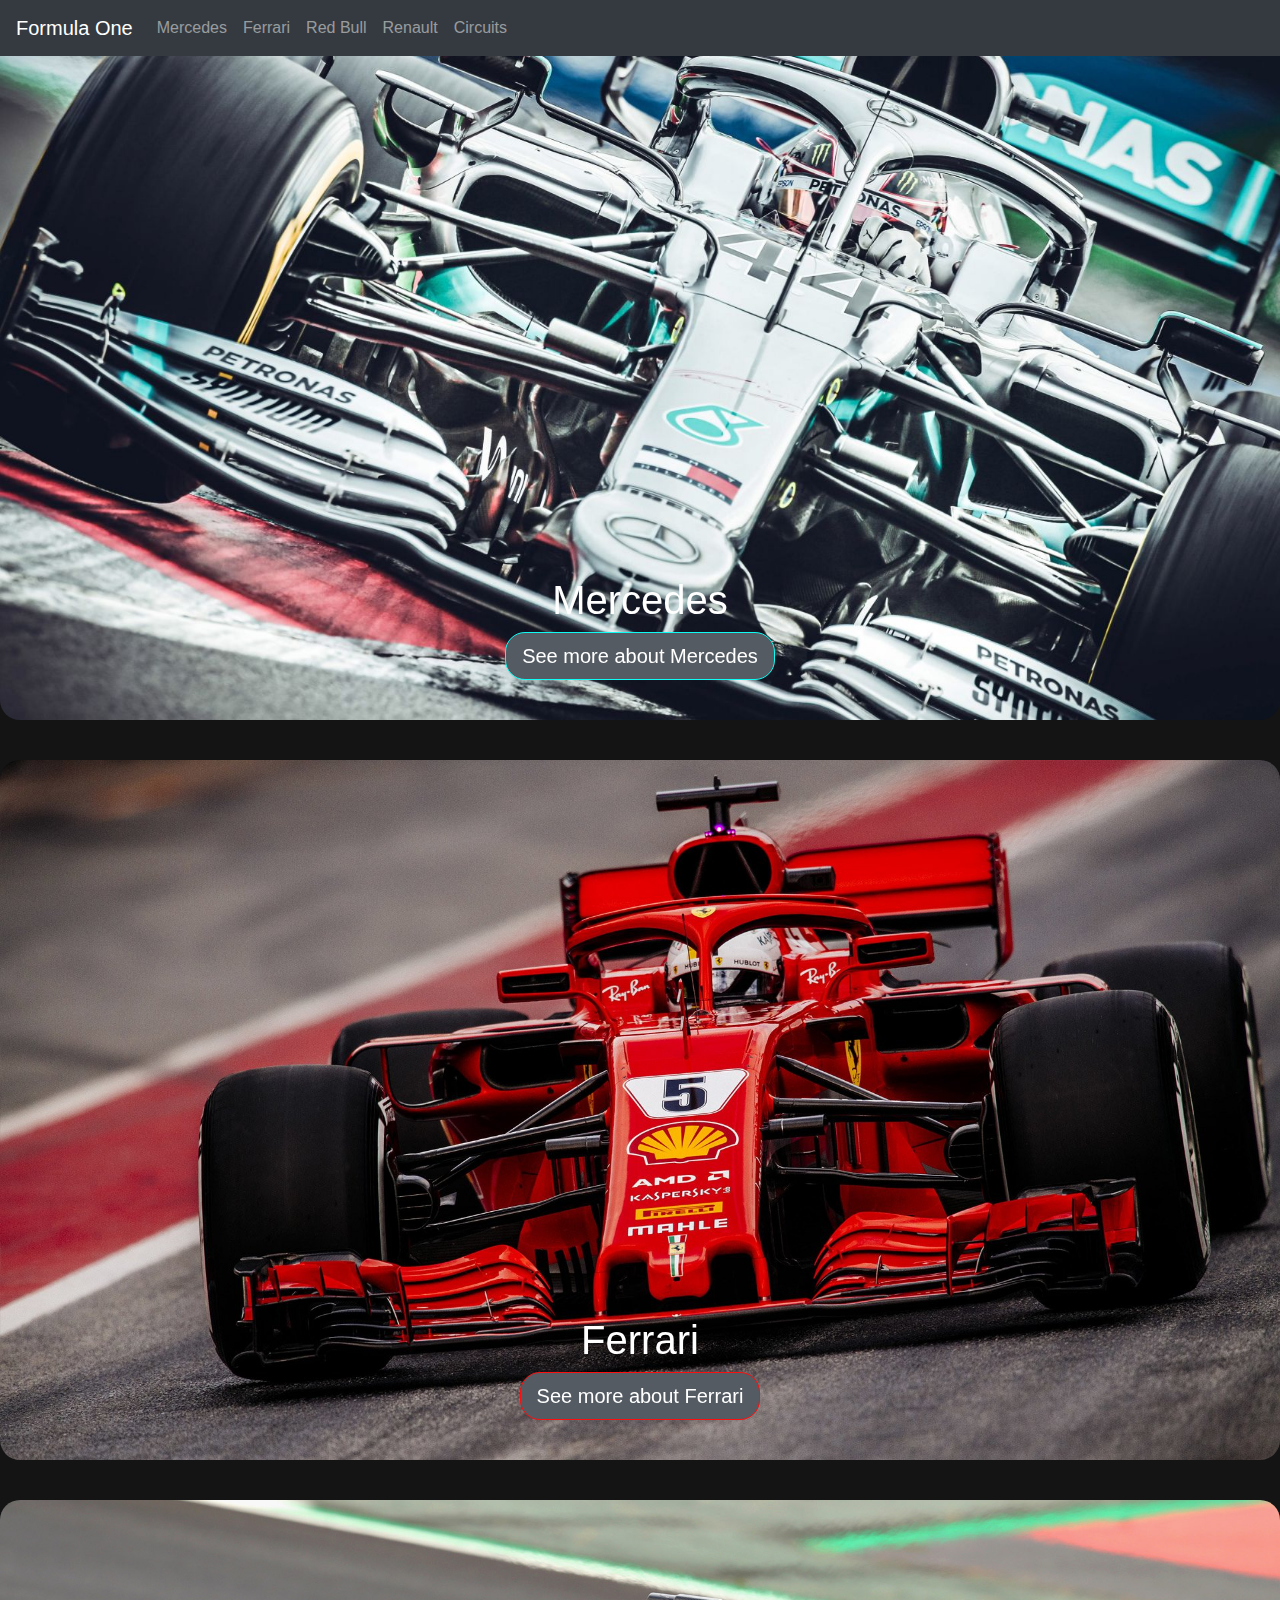
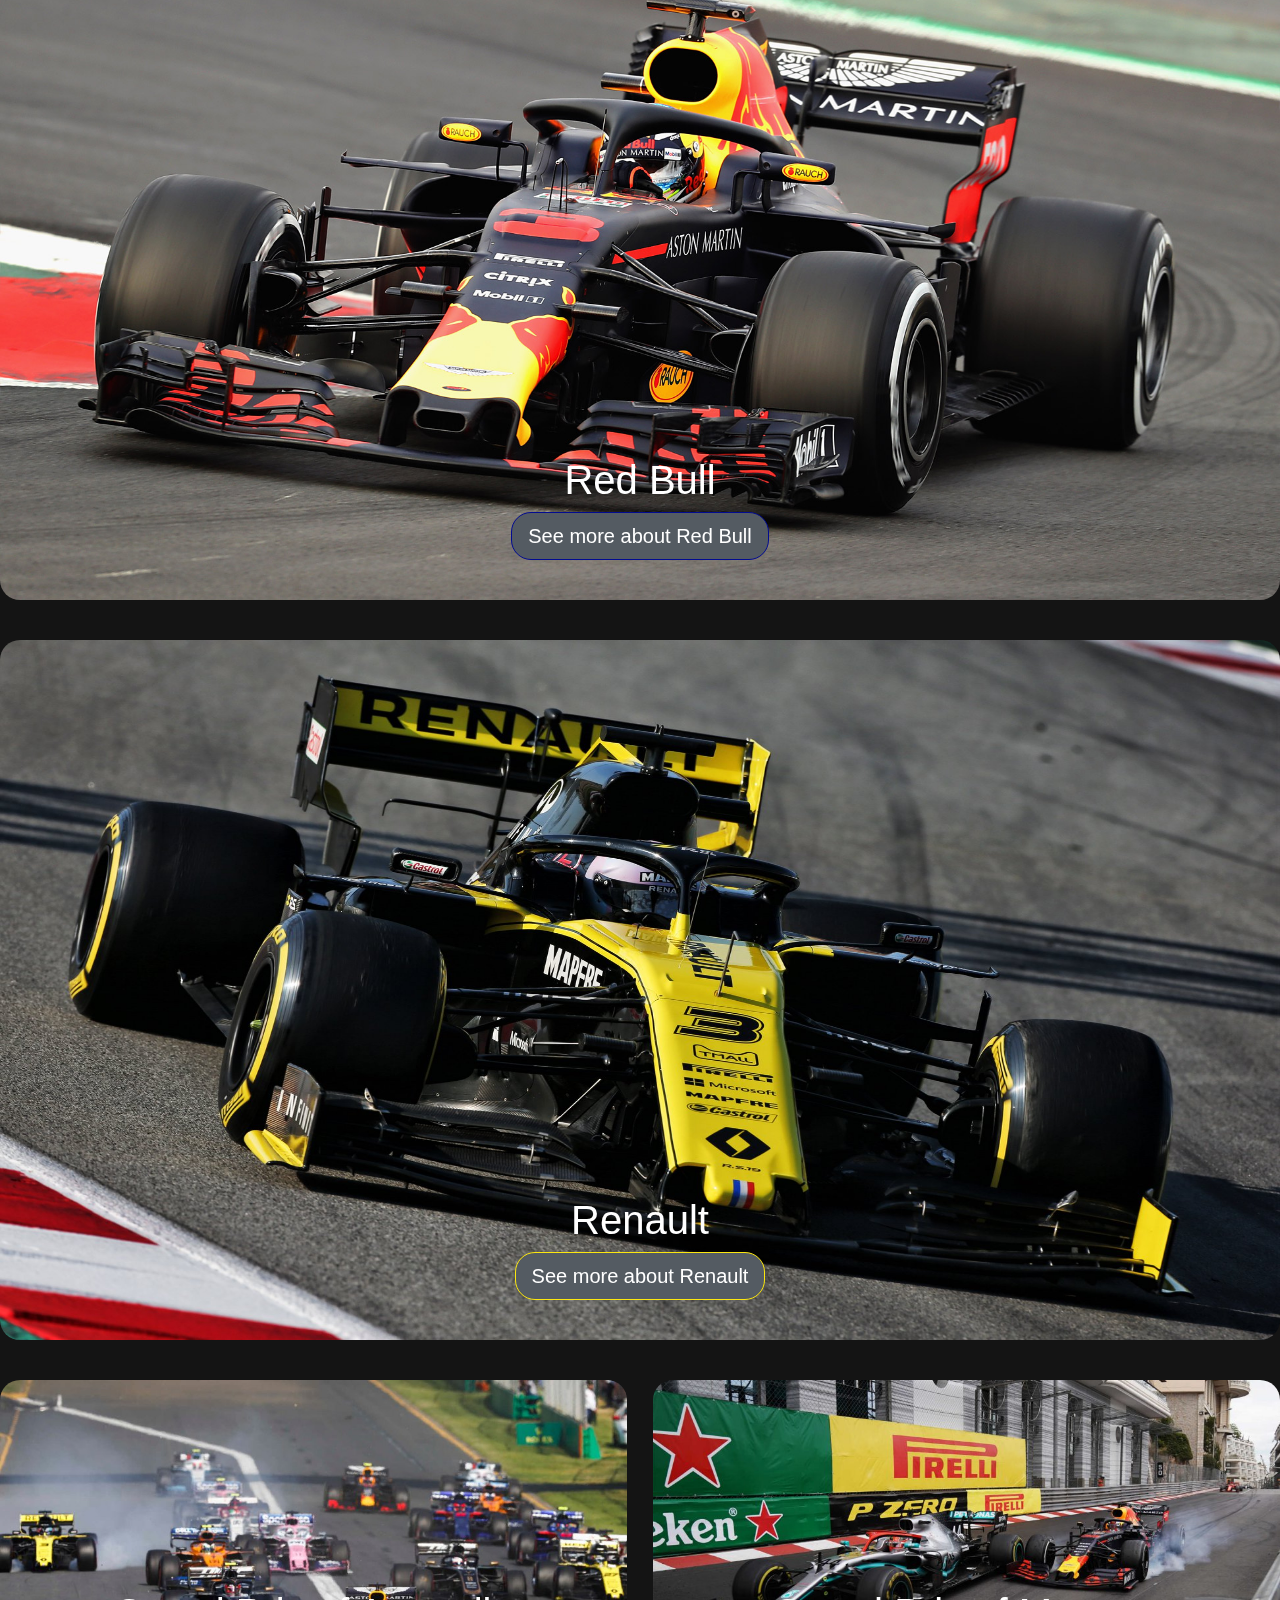
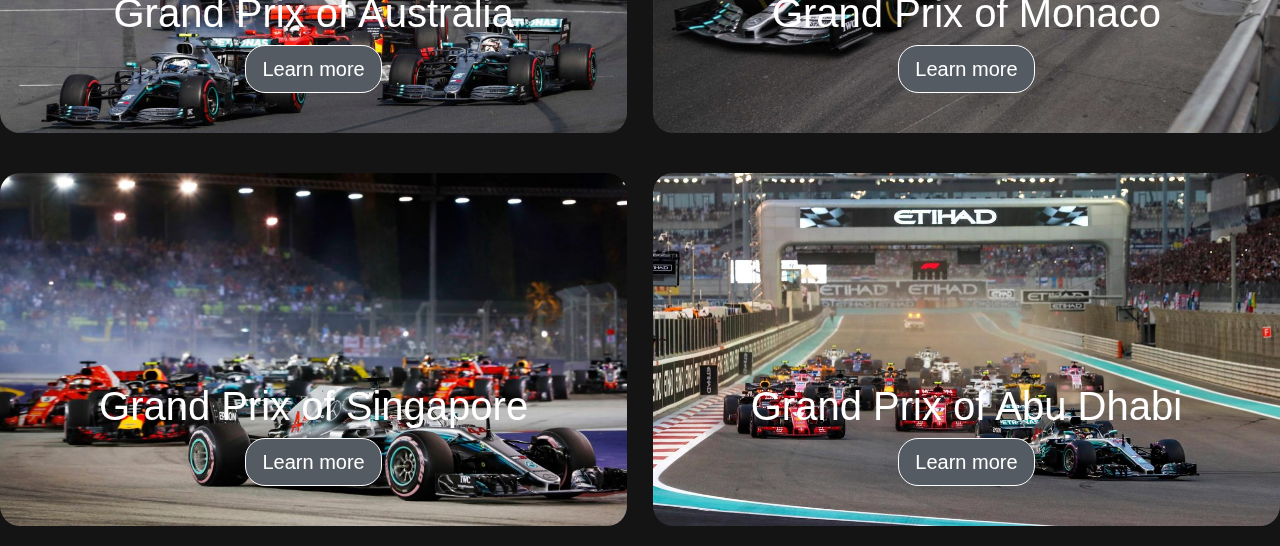
<file: index.html>
<!doctype html>
<html lang="en">
  <head>
    <!-- Required meta tags -->
    <meta charset="utf-8">
    <meta name="viewport" content="width=device-width, initial-scale=1, shrink-to-fit=no">

    <!-- My CSS -->
    <link href="CSS/style.css" type="text/css" rel="stylesheet">

    <!-- Bootstrap CSS -->
    <link rel="stylesheet" href="https://stackpath.bootstrapcdn.com/bootstrap/4.4.1/css/bootstrap.min.css" integrity="sha384-Vkoo8x4CGsO3+Hhxv8T/Q5PaXtkKtu6ug5TOeNV6gBiFeWPGFN9MuhOf23Q9Ifjh" crossorigin="anonymous">

    <title>Formula One</title>
  </head>

  <body id="homePage">

    <!--Navigation Bar-->
    <nav class="navbar navbar-expand-lg navbar-dark bg-dark fixed-top">
      <a class="navbar-brand" href="./index.html">Formula One</a>
      <button class="navbar-toggler" type="button" data-toggle="collapse" data-target="#navbarNavAltMarkup" aria-controls="navbarNavAltMarkup" aria-expanded="false" aria-label="Toggle navigation">
        <span class="navbar-toggler-icon"></span>
      </button>

      <div class="collapse navbar-collapse" id="navbarNavAltMarkup">
        <div class="navbar-nav">
          <a class="nav-item nav-link" href="Pages/mercedes.html">Mercedes</a>
          <a class="nav-item nav-link" href="Pages/ferrari.html">Ferrari</a>
          <a class="nav-item nav-link" href="Pages/redbull.html">Red Bull</a>
          <a class="nav-item nav-link" href="Pages/renault.html">Renault</a>
          <a class="nav-item nav-link" href="Pages/circuits.html">Circuits</a>
        </div>
      </div>
    </nav>


    <!--Teams-->
    <div id="carouselExampleCaptions" class="carousel slide spaces" data-ride="carousel">
      <div class="carousel-inner">
        <div class="carousel-item active">
          <img src="Images/mercedes.jpeg" class="d-block w-100 images" alt="...">
          <div class="carousel-caption d-none d-md-block">
            <h1>Mercedes</h1>
            <a href="Pages/mercedes.html" class="btn btn-secondary btn-lg active" role="button" aria-pressed="true" style="border-radius: 20px; border-color: rgba(15,252,244,1)">See more about Mercedes</a>
          </div>
        </div>
      </div>
    </div>

    <div id="carouselExampleCaptions" class="carousel slide spaces" data-ride="carousel">
      <div class="carousel-inner">
        <div class="carousel-item active">
          <img src="Images/ferrari.jpg" class="d-block w-100 images" alt="...">
          <div class="carousel-caption d-none d-md-block">
            <h1>Ferrari</h1>
            <a href="Pages/ferrari.html" class="btn btn-secondary btn-lg active" role="button" aria-pressed="true" style="border-radius: 20px; border-color: rgba(252,15,15,1);">See more about Ferrari</a>
          </div>
        </div>
      </div>
    </div>

    <div id="carouselExampleCaptions" class="carousel slide spaces" data-ride="carousel">
      <div class="carousel-inner">
        <div class="carousel-item active">
          <img src="Images/redbull.jpg" class="d-block w-100 images" alt="...">
          <div class="carousel-caption d-none d-md-block">
            <h1>Red Bull</h1>
            <a href="Pages/redbull.html" class="btn btn-secondary btn-lg active" role="button" aria-pressed="true" style="border-radius: 20px; border-color: rgba(2,11,145,1);">See more about Red Bull</a>
          </div>
        </div>
      </div>
    </div>

    <div id="carouselExampleCaptions" class="carousel slide spaces" data-ride="carousel">
      <div class="carousel-inner">
        <div class="carousel-item active">
          <img src="Images/renault.jpg" class="d-block w-100 images" alt="...">
          <div class="carousel-caption d-none d-md-block">
            <h1>Renault</h1>
            <a href="Pages/renault.html" class="btn btn-secondary btn-lg active" role="button" aria-pressed="true" style="border-radius: 20px; border-color: rgba(252,231,15,1)">See more about Renault</a>
          </div>
        </div>
      </div>
    </div>




    <!--Circuits-->
    <div id="carouselExampleCaptions" class="carousel slide spaces left" style="width: 49%;" data-ride="carousel">
      <div class="carousel-inner">
        <div class="carousel-item active">
          <img src="Images/australian.jpg" class="d-block w-100 images" alt="...">
          <div class="carousel-caption d-none d-md-block">
            <h1>Grand Prix of Australia</h1>
            <a href="Pages/circuits.html#Australia" class="btn btn-secondary btn-lg active" role="button" aria-pressed="true" style="border-radius: 20px; border-color: white;">Learn more</a>
          </div>
        </div>
      </div>
    </div>

    <div id="carouselExampleCaptions" class="carousel slide spaces right" style="width: 49%" data-ride="carousel">
      <div class="carousel-inner">
        <div class="carousel-item active">
          <img src="Images/monaco.jpg" class="d-block w-100 images" alt="...">
          <div class="carousel-caption d-none d-md-block">
            <h1>Grand Prix of Monaco</h1>
            <a href="Pages/circuits.html#Monaco" class="btn btn-secondary btn-lg active" role="button" aria-pressed="true" style="border-radius: 20px; border-color: white;">Learn more</a>
          </div>
        </div>
      </div>
    </div>


    <div id="carouselExampleCaptions" class="carousel slide spaces left" style="width: 49%" data-ride="carousel">
      <div class="carousel-inner">
        <div class="carousel-item active">
          <img src="Images/singapore.jpg" class="d-block w-100 images" alt="...">
          <div class="carousel-caption d-none d-md-block">
            <h1>Grand Prix of Singapore</h1>
            <a href="Pages/circuits.html#Singapore" class="btn btn-secondary btn-lg active" role="button" aria-pressed="true" style="border-radius: 20px; border-color: white;">Learn more</a>
          </div>
        </div>
      </div>
    </div>

    <div id="carouselExampleCaptions" class="carousel slide spaces right" style="width: 49%" data-ride="carousel">
      <div class="carousel-inner">
        <div class="carousel-item active">
          <img src="Images/abudhabi.jpg" class="d-block w-100 images" alt="...">
          <div class="carousel-caption d-none d-md-block">
            <h1>Grand Prix of Abu Dhabi</h1>
            <a href="Pages/circuits.html#AbuDhabi" class="btn btn-secondary btn-lg active" role="button" aria-pressed="true" style="border-radius: 20px; border-color: white;">Learn more</a>
          </div>
        </div>
      </div>
    </div>

    <!-- Optional JavaScript -->
    <!-- jQuery first, then Popper.js, then Bootstrap JS -->
    <script src="https://code.jquery.com/jquery-3.4.1.slim.min.js" integrity="sha384-J6qa4849blE2+poT4WnyKhv5vZF5SrPo0iEjwBvKU7imGFAV0wwj1yYfoRSJoZ+n" crossorigin="anonymous"></script>
    <script src="https://cdn.jsdelivr.net/npm/popper.js@1.16.0/dist/umd/popper.min.js" integrity="sha384-Q6E9RHvbIyZFJoft+2mJbHaEWldlvI9IOYy5n3zV9zzTtmI3UksdQRVvoxMfooAo" crossorigin="anonymous"></script>
    <script src="https://stackpath.bootstrapcdn.com/bootstrap/4.4.1/js/bootstrap.min.js" integrity="sha384-wfSDF2E50Y2D1uUdj0O3uMBJnjuUD4Ih7YwaYd1iqfktj0Uod8GCExl3Og8ifwB6" crossorigin="anonymous"></script>
  </body>
</html>
</file>
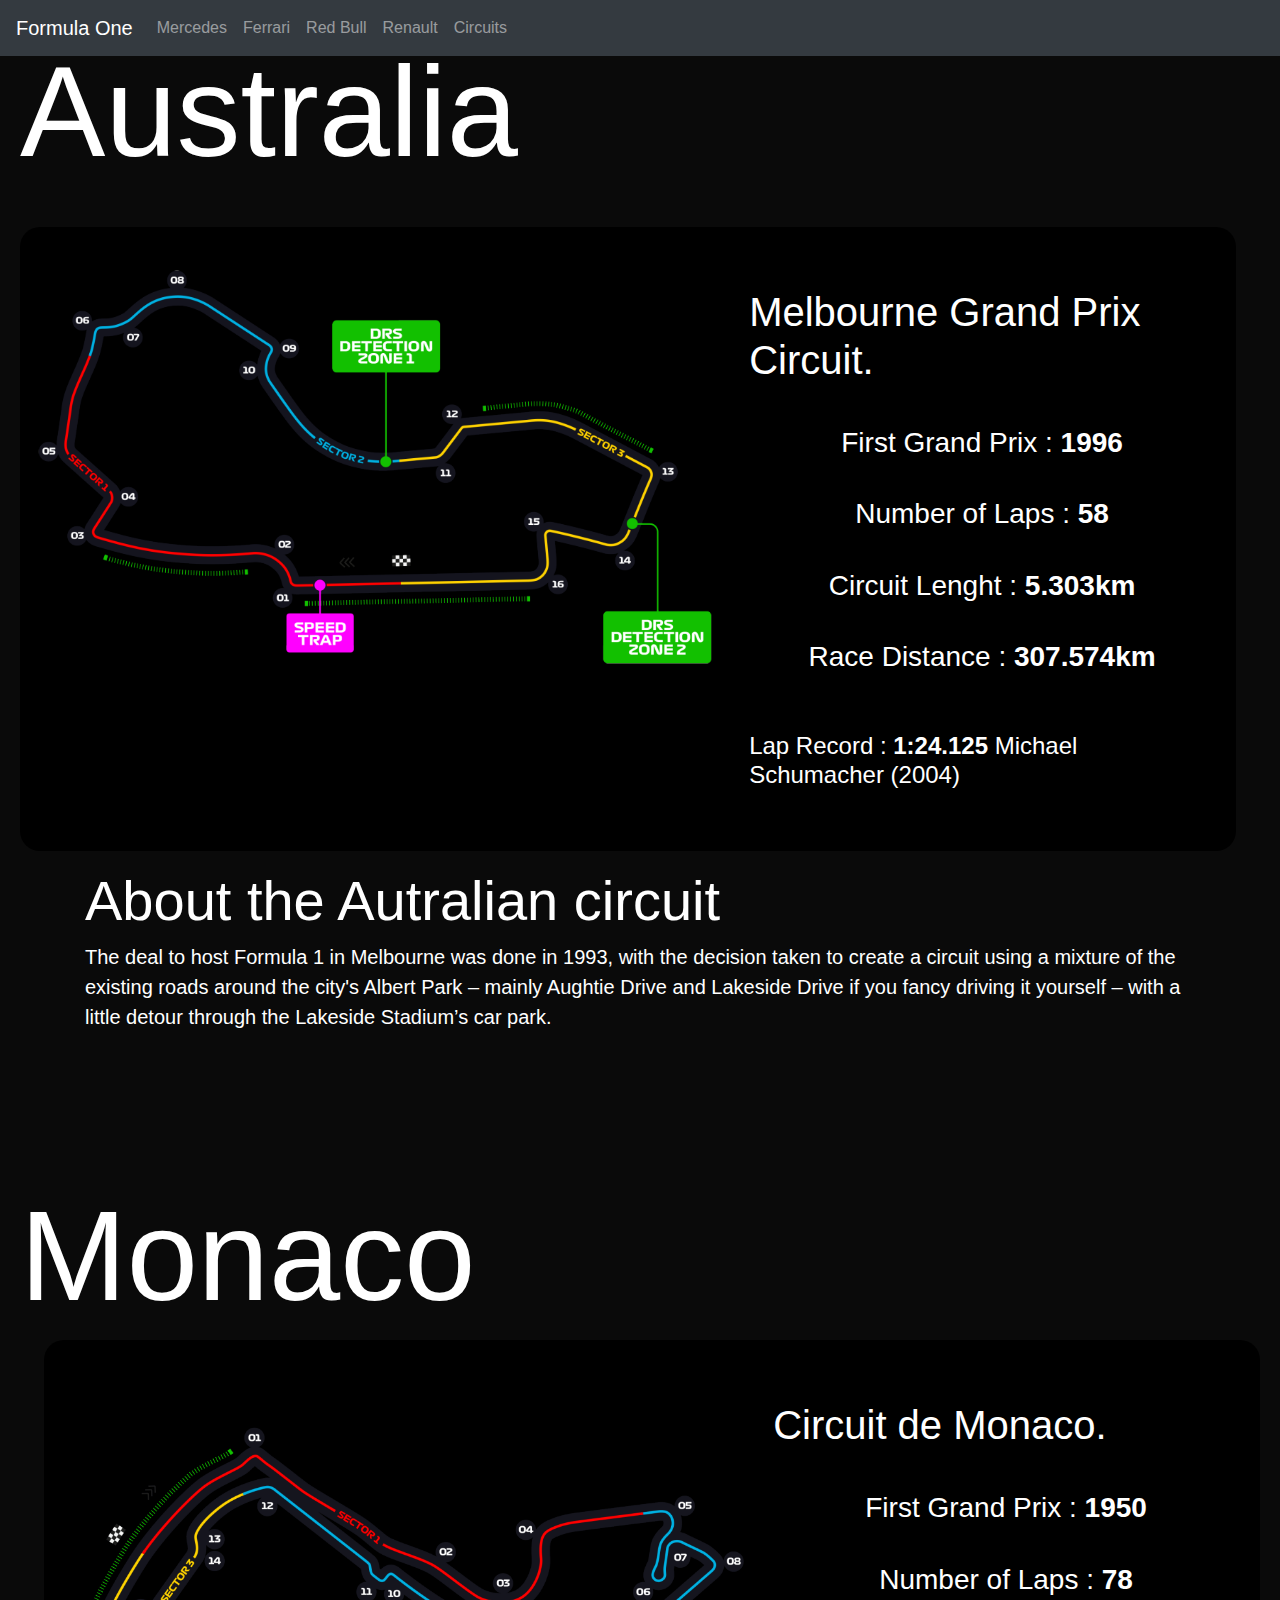
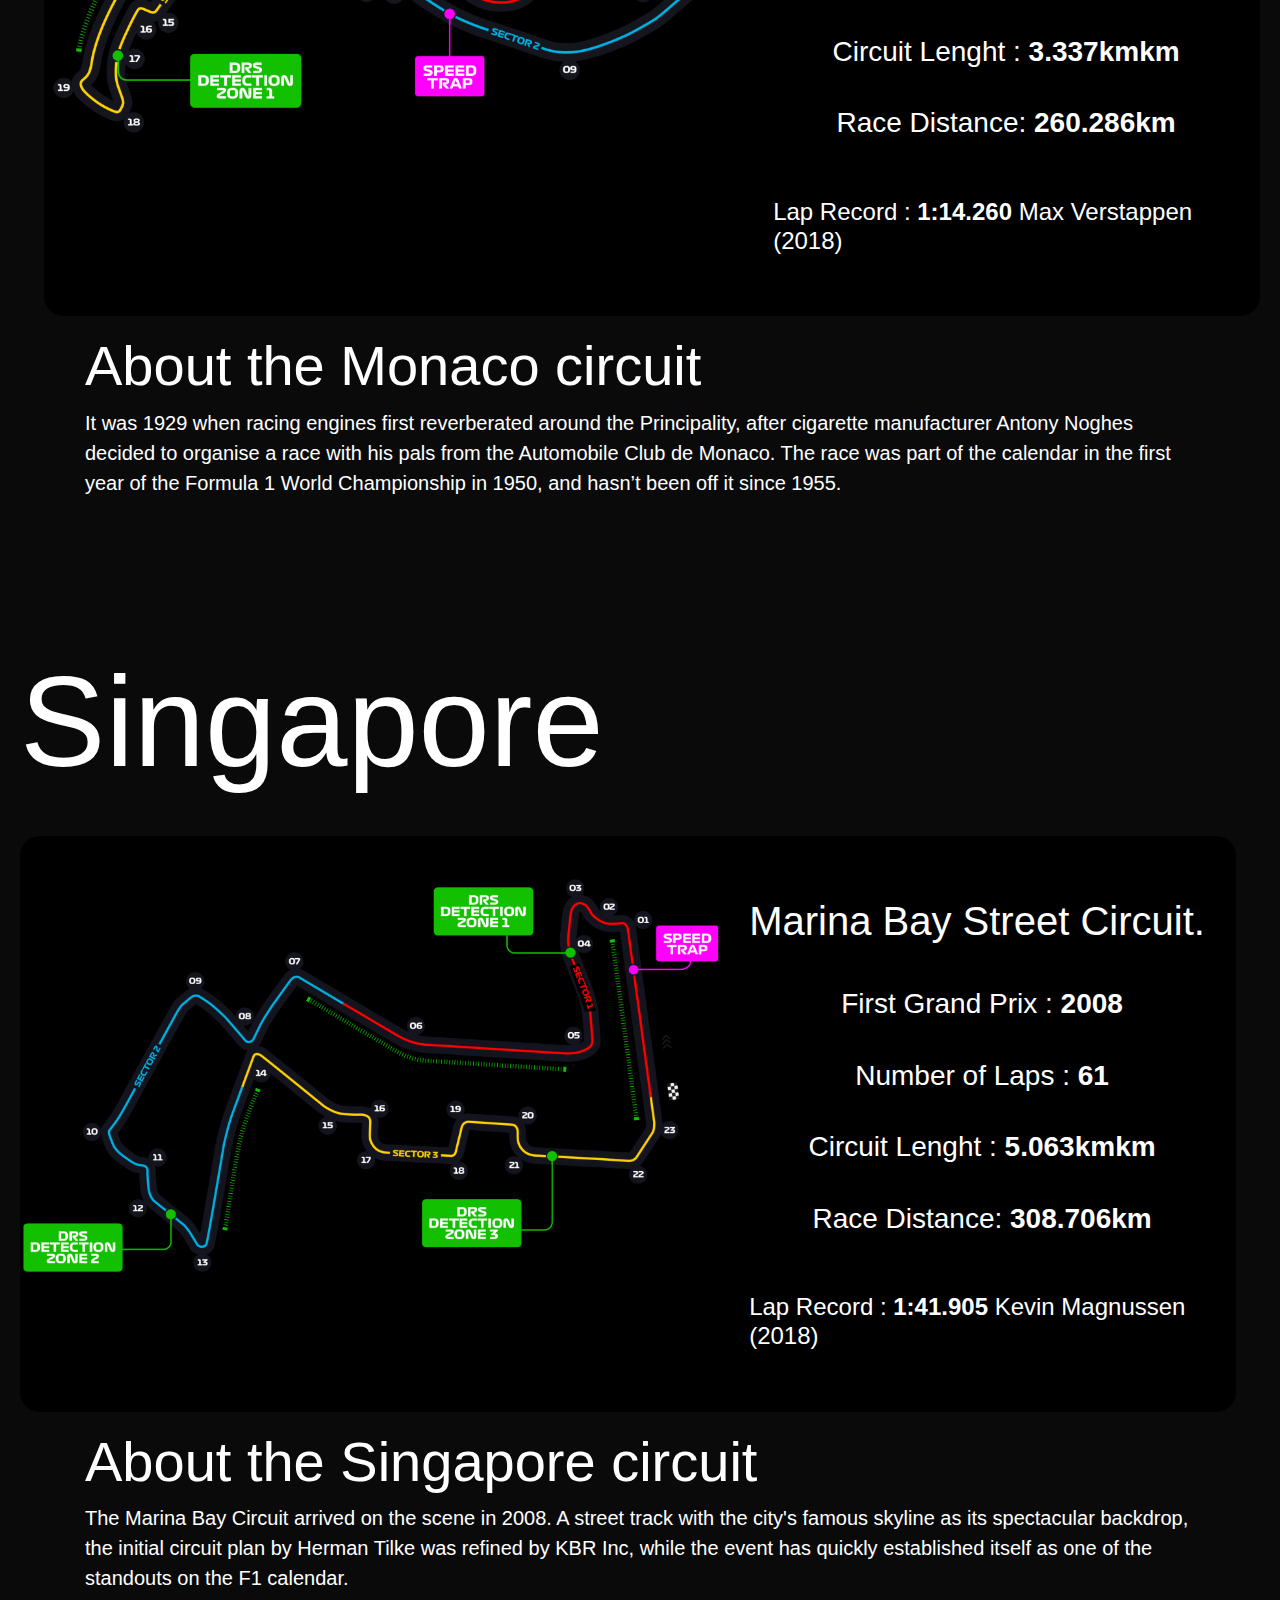
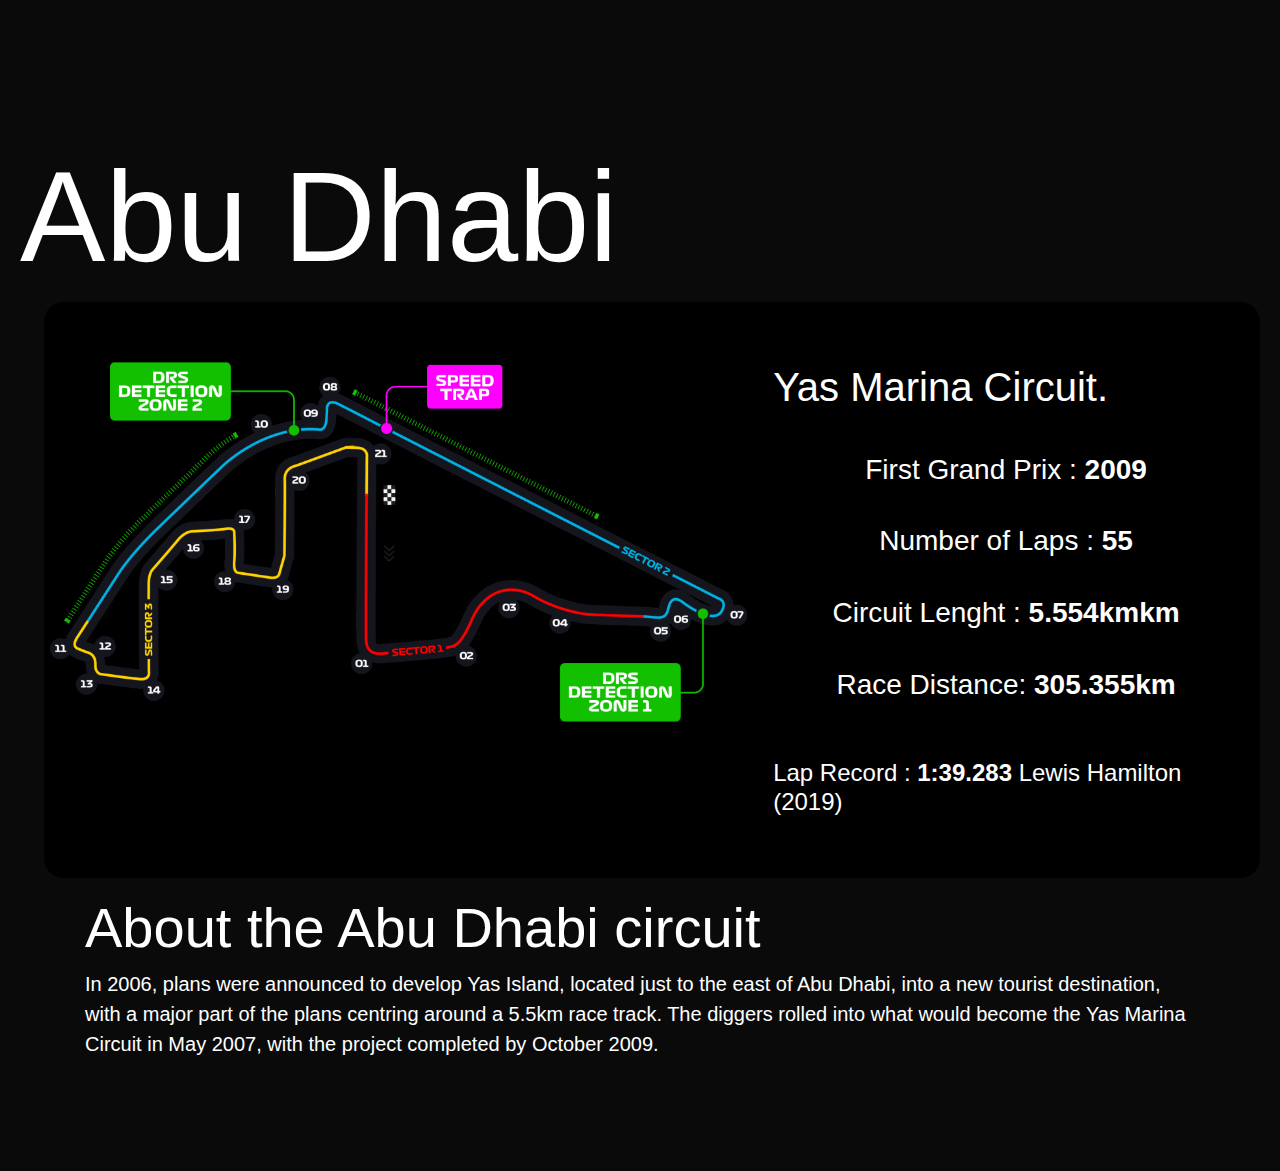
<file: Pages/circuits.html>
<!doctype html>
<html lang="en">
  <head>
    <!-- Required meta tags -->
    <meta charset="utf-8">
    <meta name="viewport" content="width=device-width, initial-scale=1, shrink-to-fit=no">

    <!-- My CSS -->
    <link href="../CSS/style.css" type="text/css" rel="stylesheet">

    <!-- Bootstrap CSS -->
    <link rel="stylesheet" href="https://stackpath.bootstrapcdn.com/bootstrap/4.4.1/css/bootstrap.min.css" integrity="sha384-Vkoo8x4CGsO3+Hhxv8T/Q5PaXtkKtu6ug5TOeNV6gBiFeWPGFN9MuhOf23Q9Ifjh" crossorigin="anonymous">

    <title>Formula One</title>
  </head>

  <body id="circuitHome" style="background-color: rgb(10, 10, 10); color: white">

    <!--Navigation Bar-->
    <nav class="navbar navbar-expand-lg navbar-dark bg-dark fixed-top">
      <a class="navbar-brand" href="../index.html">Formula One</a>
      <button class="navbar-toggler" type="button" data-toggle="collapse" data-target="#navbarNavAltMarkup" aria-controls="navbarNavAltMarkup" aria-expanded="false" aria-label="Toggle navigation">
        <span class="navbar-toggler-icon"></span>
      </button>

      <div class="collapse navbar-collapse" id="navbarNavAltMarkup">
        <div class="navbar-nav">
          <a class="nav-item nav-link" href="./mercedes.html">Mercedes</a>
          <a class="nav-item nav-link" href="./ferrari.html">Ferrari</a>
          <a class="nav-item nav-link" href="./redbull.html">Red Bull</a>
          <a class="nav-item nav-link" href="./renault.html">Renault</a>
          <a class="nav-item nav-link" href="./circuits.html">Circuits</a>
        </div>
      </div>
    </nav>


    <!--Australia-->
    <div>
    <h1 id="Australia" style="padding-top: 35px; font-size: 10vw; padding-left: 20px;" class="titleCardCircuit">Australia</h1>

    <div class="card mb-3 cardTeamsWallpapers" style="max-width: 95%; background-color: black; border-radius: 20px;">
      <div class="row no-gutters">

        <div class="col-md-7">
          <img src="../Images/Circuits/Australia.png" class="card-img" alt="...">
        </div>

        <div class="col-md-5">
          <div class="card-body">
            <h1 class="card-title titleCardCircuit">Melbourne Grand Prix Circuit.</h1>
            <h3 class="card-text textCircuit">First Grand Prix : <strong>1996</strong></h3>
            <h3 class="card-text textCircuit">Number of Laps : <strong>58</strong></h3>
            <h3 class="card-text textCircuit">Circuit Lenght : <strong>5.303km</strong></h3>
            <h3 class="card-text textCircuit">Race Distance : <strong>307.574km</strong></h3>

            <h4 class="card-text" style="padding-top: 50px">Lap Record : <strong>1:24.125</strong> Michael Schumacher (2004)</h4>
          </div>
        </div>

      </div>
    </div>

    <div class="jumbotron jumbotron-fluid spacesBetweenDiv bg-transparent">
      <div class="container">

        <h1 class="display-4">About the Autralian circuit</h1>
        <p class="lead">The deal to host Formula 1 in Melbourne was done in 1993, with the decision taken to create a circuit using a mixture of the existing roads around the city's Albert Park – mainly Aughtie Drive and Lakeside Drive if you fancy driving it yourself – with a little detour through the Lakeside Stadium’s car park.</p>
      </div>
    </div>
    </div>



    <!--Monaco-->
    <h1 id="Monaco" style="padding-top: 35px; font-size: 10vw; padding-left: 20px;" class="titleCardCircuit">Monaco</h1>

    <div class="card mb-3 cardTeamsHistory" style="max-width: 95%; background-color: black; border-radius: 20px;">
      <div class="row no-gutters">

        <div class="col-md-7">
          <img src="../Images/Circuits/Monaco.png" class="card-img" alt="...">
        </div>

        <div class="col-md-5">
          <div class="card-body">
            <h1 class="card-title titleCardCircuit">Circuit de Monaco.</h1>
            <h3 class="card-text textCircuit">First Grand Prix : <strong>1950</strong></h3>
            <h3 class="card-text textCircuit">Number of Laps : <strong>78</strong></h3>
            <h3 class="card-text textCircuit">Circuit Lenght : <strong>3.337kmkm</strong></h3>
            <h3 class="card-text textCircuit">Race Distance: <strong>260.286km</strong></h3>

            <h4 class="card-text" style="padding-top: 50px">Lap Record : <strong>1:14.260</strong> Max Verstappen (2018)</h4>
          </div>
        </div>

      </div>
    </div>

    <div class="jumbotron jumbotron-fluid spacesBetweenDiv bg-transparent">
      <div class="container">

        <h1 class="display-4">About the Monaco circuit</h1>
        <p class="lead">It was 1929 when racing engines first reverberated around the Principality, after cigarette manufacturer Antony Noghes decided to organise a race with his pals from the Automobile Club de Monaco. The race was part of the calendar in the first year of the Formula 1 World Championship in 1950, and hasn’t been off it since 1955.</p>
      </div>
    </div>



    <!--Singapore-->
    <h1 id="Singapore" style="padding-top: 35px; font-size: 10vw; padding-left: 20px;" class="titleCardCircuit">Singapore</h1>

    <div class="card mb-3 cardTeamsWallpapers" style="max-width: 95%; background-color: black; border-radius: 20px;">
      <div class="row no-gutters">

        <div class="col-md-7">
          <img src="../Images/Circuits/Singapore.png" class="card-img" alt="...">
        </div>

        <div class="col-md-5">
          <div class="card-body">
            <h1 class="card-title titleCardCircuit">Marina Bay Street Circuit.</h1>
            <h3 class="card-text textCircuit">First Grand Prix : <strong>2008</strong></h3>
            <h3 class="card-text textCircuit">Number of Laps : <strong>61</strong></h3>
            <h3 class="card-text textCircuit">Circuit Lenght : <strong>5.063kmkm</strong></h3>
            <h3 class="card-text textCircuit">Race Distance: <strong>308.706km</strong></h3>

            <h4 class="card-text" style="padding-top: 50px">Lap Record : <strong>1:41.905</strong> Kevin Magnussen (2018)</h4>
          </div>
        </div>

      </div>
    </div>

    <div class="jumbotron jumbotron-fluid spacesBetweenDiv bg-transparent">
      <div class="container">

        <h1 class="display-4">About the Singapore circuit</h1>
        <p class="lead">The Marina Bay Circuit arrived on the scene in 2008. A street track with the city's famous skyline as its spectacular backdrop, the initial circuit plan by Herman Tilke was refined by KBR Inc, while the event has quickly established itself as one of the standouts on the F1 calendar.</p>
      </div>
    </div>


    <!--Abu Dhabi-->
    <h1 id="AbuDhabi" style="padding-top: 35px; font-size: 10vw; padding-left: 20px;" class="titleCardCircuit">Abu Dhabi</h1>

    <div class="card mb-3 cardTeamsHistory" style="max-width: 95%; background-color: black; border-radius: 20px;">
      <div class="row no-gutters">

        <div class="col-md-7">
          <img src="../Images/Circuits/AbuDhabi.png" class="card-img" alt="...">
        </div>

        <div class="col-md-5">
          <div class="card-body">
            <h1 class="card-title titleCardCircuit">Yas Marina Circuit.</h1>
            <h3 class="card-text textCircuit">First Grand Prix : <strong>2009</strong></h3>
            <h3 class="card-text textCircuit">Number of Laps : <strong>55</strong></h3>
            <h3 class="card-text textCircuit">Circuit Lenght : <strong>5.554kmkm</strong></h3>
            <h3 class="card-text textCircuit">Race Distance: <strong>305.355km</strong></h3>

            <h4 class="card-text" style="padding-top: 50px">Lap Record : <strong>1:39.283</strong> Lewis Hamilton (2019)</h4>
          </div>
        </div>

      </div>
    </div>

    <div class="jumbotron jumbotron-fluid spacesBetweenDiv bg-transparent">
      <div class="container">

        <h1 class="display-4">About the Abu Dhabi circuit</h1>
        <p class="lead">In 2006, plans were announced to develop Yas Island, located just to the east of Abu Dhabi, into a new tourist destination, with a major part of the plans centring around a 5.5km race track. The diggers rolled into what would become the Yas Marina Circuit in May 2007, with the project completed by October 2009.</p>
      </div>
    </div>

    <!-- Optional JavaScript -->
    <!-- jQuery first, then Popper.js, then Bootstrap JS -->
    <script src="https://code.jquery.com/jquery-3.4.1.slim.min.js" integrity="sha384-J6qa4849blE2+poT4WnyKhv5vZF5SrPo0iEjwBvKU7imGFAV0wwj1yYfoRSJoZ+n" crossorigin="anonymous"></script>
    <script src="https://cdn.jsdelivr.net/npm/popper.js@1.16.0/dist/umd/popper.min.js" integrity="sha384-Q6E9RHvbIyZFJoft+2mJbHaEWldlvI9IOYy5n3zV9zzTtmI3UksdQRVvoxMfooAo" crossorigin="anonymous"></script>
    <script src="https://stackpath.bootstrapcdn.com/bootstrap/4.4.1/js/bootstrap.min.js" integrity="sha384-wfSDF2E50Y2D1uUdj0O3uMBJnjuUD4Ih7YwaYd1iqfktj0Uod8GCExl3Og8ifwB6" crossorigin="anonymous"></script>
  </body>
</html>
</file>
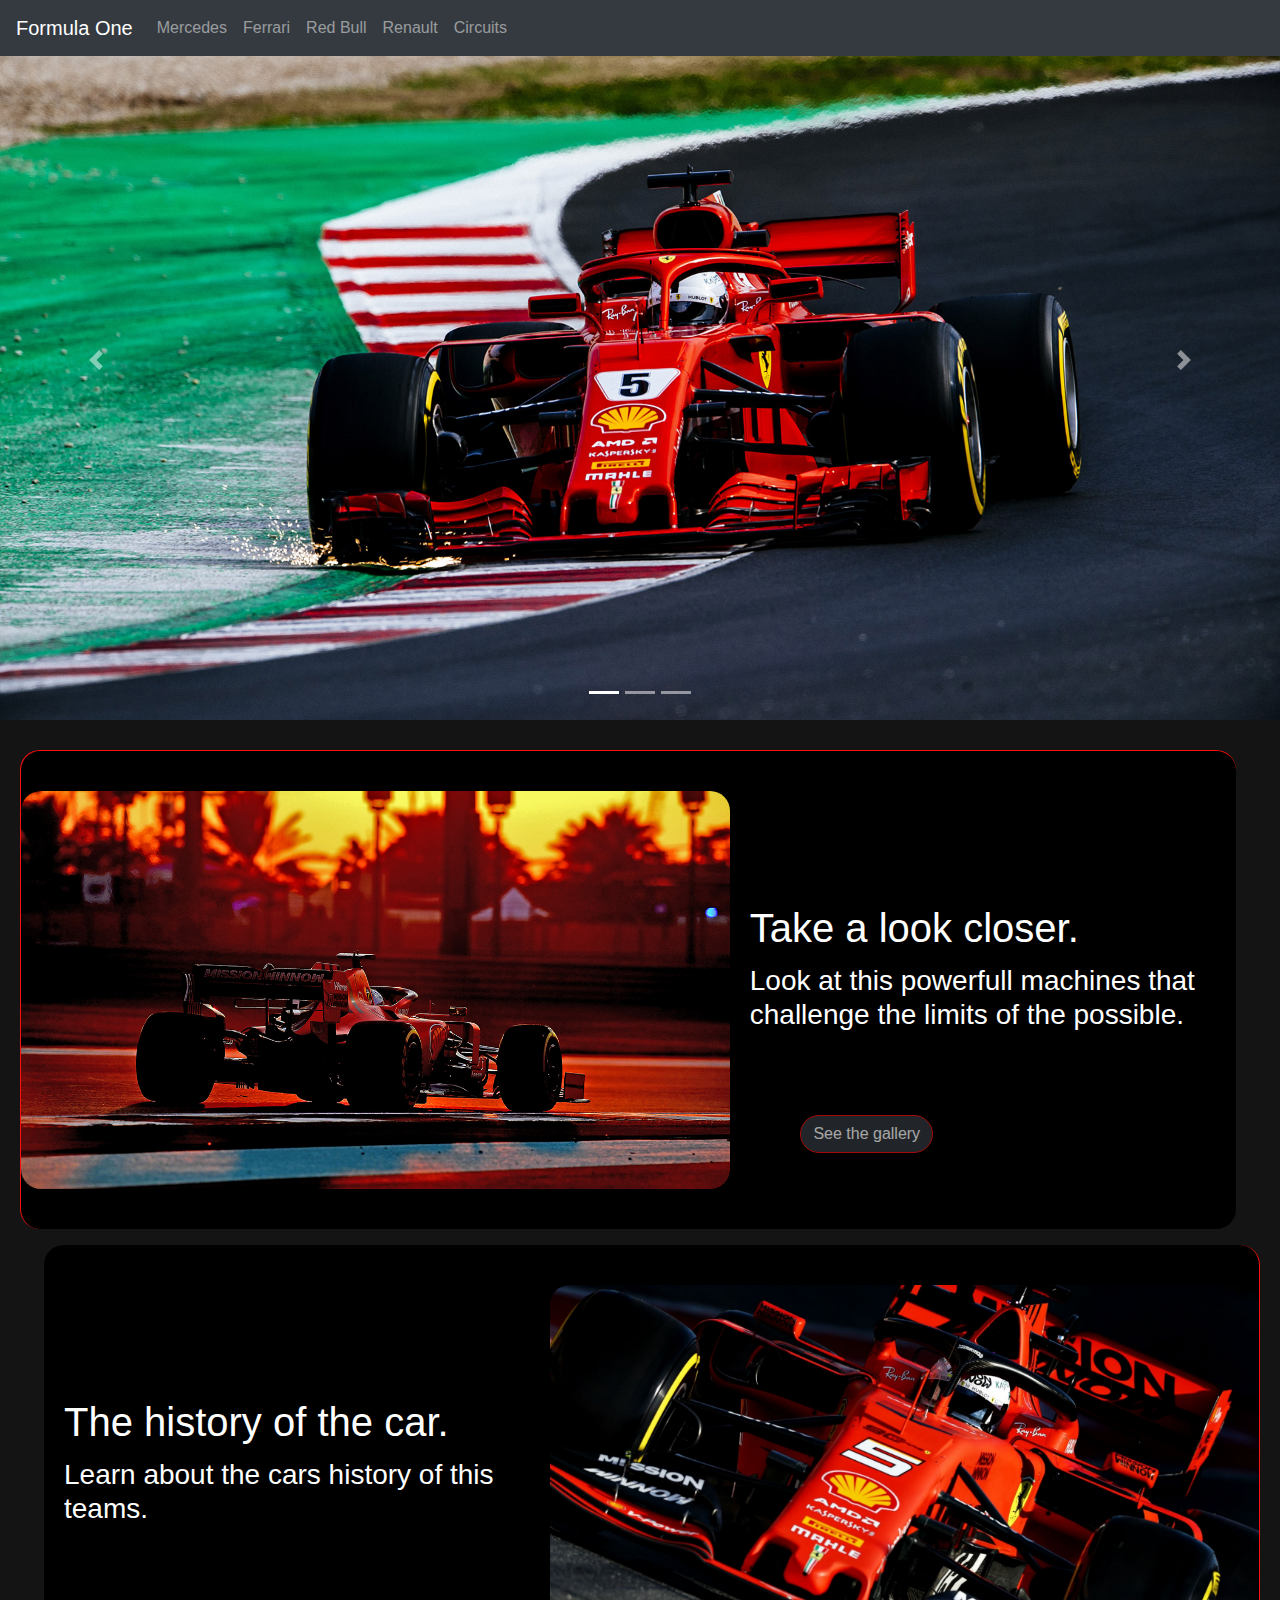
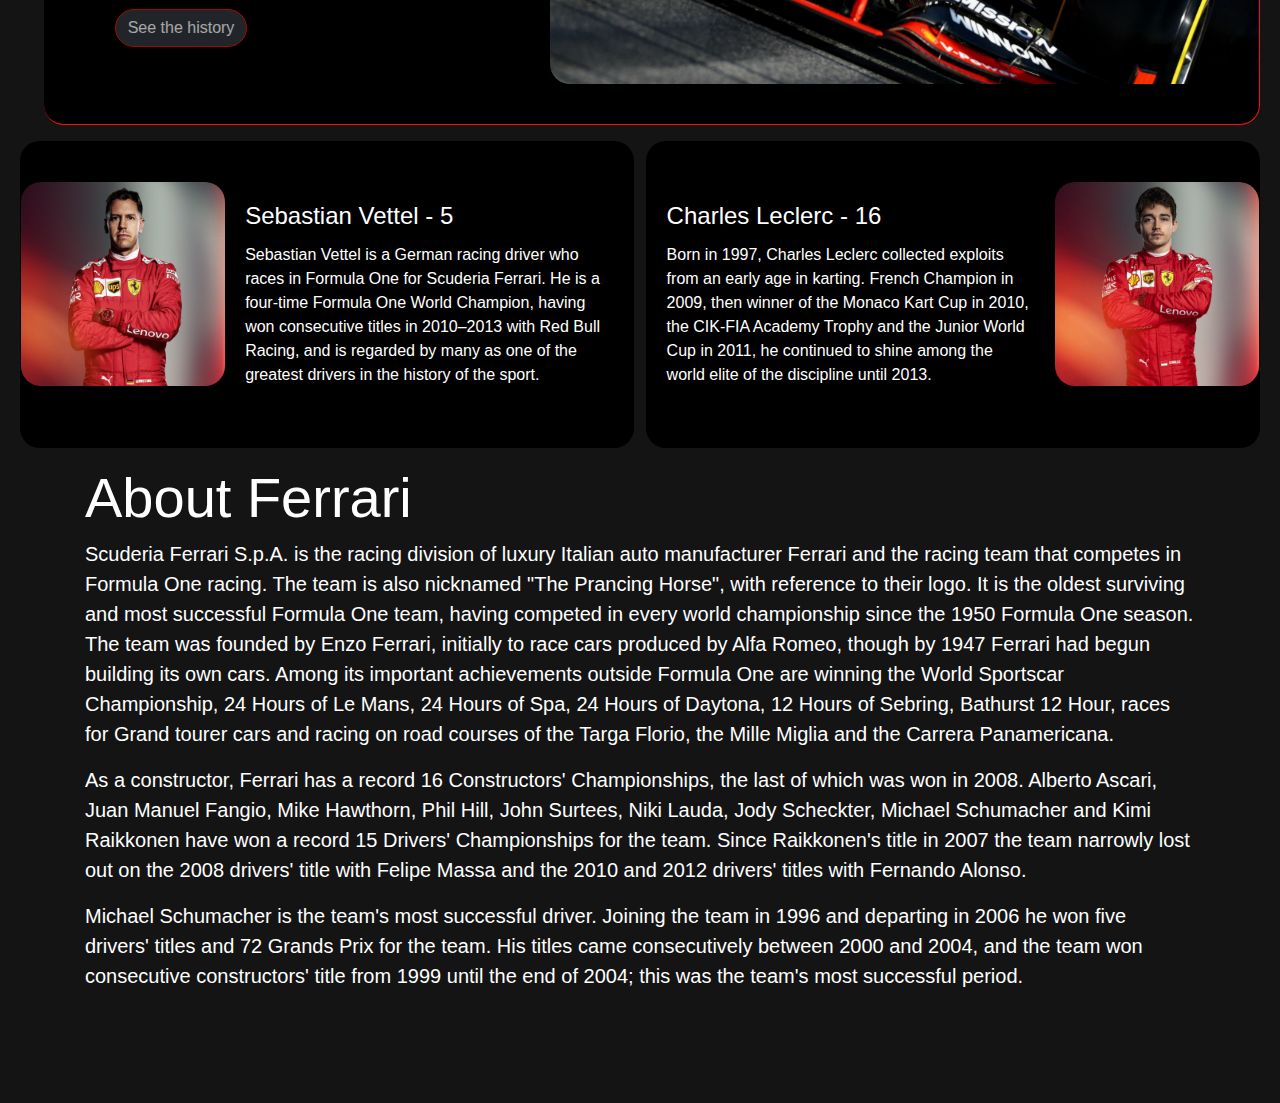
<file: Pages/ferrari.html>
<!doctype html>
<html lang="en">
  <head>
    <!-- Required meta tags -->
    <meta charset="utf-8">
    <meta name="viewport" content="width=device-width, initial-scale=1, shrink-to-fit=no">

    <!-- My CSS -->
    <link href="../CSS/style.css" type="text/css" rel="stylesheet">

    <!-- Bootstrap CSS -->
    <link rel="stylesheet" href="https://stackpath.bootstrapcdn.com/bootstrap/4.4.1/css/bootstrap.min.css" integrity="sha384-Vkoo8x4CGsO3+Hhxv8T/Q5PaXtkKtu6ug5TOeNV6gBiFeWPGFN9MuhOf23Q9Ifjh" crossorigin="anonymous">

    <title>Formula One</title>
  </head>

  <body id="ferrariBody">

    <!--Navigation Bar-->
    <nav class="navbar navbar-expand-lg navbar-dark bg-dark fixed-top">
      <a class="navbar-brand" href="../index.html">Formula One</a>
      <button class="navbar-toggler" type="button" data-toggle="collapse" data-target="#navbarNavAltMarkup" aria-controls="navbarNavAltMarkup" aria-expanded="false" aria-label="Toggle navigation">
        <span class="navbar-toggler-icon"></span>
      </button>

      <div class="collapse navbar-collapse" id="navbarNavAltMarkup">
        <div class="navbar-nav">
          <a class="nav-item nav-link" href="./mercedes.html">Mercedes</a>
          <a class="nav-item nav-link" href="#">Ferrari</a>
          <a class="nav-item nav-link" href="./redbull.html">Red Bull</a>
          <a class="nav-item nav-link" href="./renault.html">Renault</a>
          <a class="nav-item nav-link" href="./circuits.html">Circuits</a>
        </div>
      </div>

    </nav>

    <!--Images background-->
    <div id="carouselExampleIndicators" class="carousel slide" data-ride="carousel">
      <ol class="carousel-indicators">
        <li data-target="#carouselExampleIndicators" data-slide-to="0" class="active"></li>
        <li data-target="#carouselExampleIndicators" data-slide-to="1"></li>
        <li data-target="#carouselExampleIndicators" data-slide-to="2"></li>
      </ol>

      <div class="carousel-inner">
        <div class="carousel-item active">
          <img src="../Images/Ferrari/ferrariWall1.jpg" class="d-block w-100" alt="Wallpaper Mercedes 1">
        </div>

        <div class="carousel-item">
          <img src="../Images/Ferrari/ferrariWall2.jpg" class="d-block w-100" alt="Wallpaper Mercedes 2">
        </div>

        <div class="carousel-item">
          <img src="../Images/Ferrari/ferrariWall3.jpg" class="d-block w-100" alt="Wallpaper Mercedes 3">
        </div>
      </div>

      <a class="carousel-control-prev" href="#carouselExampleIndicators" role="button" data-slide="prev">
        <span class="carousel-control-prev-icon" aria-hidden="true"></span>
        <span class="sr-only">Previous</span>
      </a>

      <a class="carousel-control-next" href="#carouselExampleIndicators" role="button" data-slide="next">
        <span class="carousel-control-next-icon" aria-hidden="true"></span>
        <span class="sr-only">Next</span>
      </a>
    </div>


    <!--See the Wallpapers-->
    <div class="card mb-3 cardTeamsWallpapers border-bottom-0 border-right-0" style="max-width: 95%; background-color: black; border-radius: 20px; border-color: rgba(252,15,15,1);">
      <div class="row no-gutters">

        <div class="col-md-7">
          <img src="../Images/Ferrari/ferrariGallery.jpeg" class="card-img" alt="..." style="border-radius: 20px">
        </div>

        <div class="col-md-5">
          <div class="card-body">
            <h1 class="card-title titleCard">Take a look closer.</h1>
            <h3 class="card-text">Look at this powerfull machines that challenge the limits of the possible.</h3>

            <button type="button" class="btn btn-dark buttonCard" disabled style="border-radius: 20px; border-color: rgba(252,15,15,1);">See the gallery</button>
          </div>
        </div>

      </div>
    </div>

    <!--history of Car-->
    <div class="card mb-3 cardTeamsHistory border-top-0 border-left-0" style="max-width: 95%; background-color: black; border-radius: 20px; border-color: rgba(252,15,15,1);">
      <div class="row no-gutters">

        <div class="col-md-5">
          <div class="card-body">
            <h1 class="card-title titleCard">The history of the car.</h1>
            <h3 class="card-text">Learn about the cars history of this teams.</h3>

            <button type="button" class="btn btn-dark buttonCard" disabled style="border-radius: 20px; border-color: rgba(252,15,15,1);">See the history</button>
          </div>
        </div>

        <div class="col-md-7">
          <img src="../Images/Ferrari/ferrariHistory.jpg" class="card-img" alt="..." style="border-radius: 20px">
        </div>

      </div>
    </div>

    <!--Drivers inforrmation-->
    <div class="driversInfo spacesBetweenDiv">
      <!--First image of the pilote-->
      <div class="card mb-3 driverLeft" style="max-width: 48%; background-color: black; border-radius: 20px;">
        <div class="row no-gutters">
          <div class="col-md-4">
            <img src="../Images/Ferrari/vettel.jpg" class="card-img" alt="..." style="border-radius: 20px">
          </div>

          <div class="col-md-8">
            <div class="card-body">

              <h4 class="card-title">Sebastian Vettel - 5</h4>
              <p class="card-text">Sebastian Vettel is a German racing driver who races in Formula One for Scuderia Ferrari. He is a four-time Formula One World Champion, having won consecutive titles in 2010–2013 with Red Bull Racing, and is regarded by many as one of the greatest drivers in the history of the sport.</p>
            </div>
          </div>

        </div>
      </div>

      <!--Second image of the pilote-->
      <div class="card mb-3 driverRight" style="max-width: 48%; background-color: black; border-radius: 20px;">
        <div class="row no-gutters">

          <div class="col-md-8">
            <div class="card-body">

              <h4 class="card-title">Charles Leclerc - 16</h4>
              <p class="card-text">Born in 1997, Charles Leclerc collected exploits from an early age in karting. French Champion in 2009, then winner of the Monaco Kart Cup in 2010, the CIK-FIA Academy Trophy and the Junior World Cup in 2011, he continued to shine among the world elite of the discipline until 2013.</p>
            </div>
          </div>

          <div class="col-md-4">
            <img src="../Images/Ferrari/charles.jpg" class="card-img" alt="..." style="border-radius: 20px">
          </div>
    
        </div>
      </div>
    </div>

    <!--About Mercedes-->
    <div class="jumbotron jumbotron-fluid spacesBetweenDiv bg-transparent">
      <div class="container">

        <h1 class="display-4">About Ferrari</h1>
        <p class="lead"><strong>Scuderia Ferrari S.p.A.</strong> is the racing division of luxury 
            Italian auto manufacturer Ferrari and the racing team that competes in Formula One 
            racing. The team is also nicknamed <strong>"The Prancing Horse"</strong>, with reference to their logo.
             It is the oldest surviving and <strong>most successful Formula One team</strong>, having competed in 
             every world championship since the 1950 Formula One season. The team was founded
              by Enzo Ferrari, initially to race cars produced by Alfa Romeo, though by 1947 
              Ferrari had begun building its own cars. Among its important achievements outside 
              Formula One are winning the World Sportscar Championship, 24 Hours of Le Mans, 24 
              Hours of Spa, 24 Hours of Daytona, 12 Hours of Sebring, Bathurst 12 Hour, races 
              for Grand tourer cars and racing on road courses of the Targa Florio, the Mille Miglia 
              and the Carrera Panamericana.</p>

          <p class="lead">As a constructor, Ferrari has a record 16 Constructors' 
            Championships, the last of which was won in 2008. Alberto Ascari, Juan Manuel Fangio, 
            Mike Hawthorn, Phil Hill, John Surtees, Niki Lauda, Jody Scheckter, Michael Schumacher
             and Kimi Raikkonen have won a record 15 Drivers' Championships for the team.
             Since Raikkonen's title in 2007 the team narrowly lost out on the 2008 drivers' 
             title with Felipe Massa and the 2010 and 2012 drivers' titles with Fernando Alonso.</p>

            <p class="lead"><strong>Michael Schumacher</strong> is the team's most successful driver. 
            Joining the team in 1996 and departing in 2006 he won five drivers' titles and 72 
            Grands Prix for the team. His titles came consecutively between 2000 and 2004, and 
            the team won consecutive constructors' title from 1999 until the end of 2004; this 
            was the team's most successful period.</p>
      </div>
    </div>


    <!-- Optional JavaScript -->
    <!-- jQuery first, then Popper.js, then Bootstrap JS -->
    <script src="https://code.jquery.com/jquery-3.4.1.slim.min.js" integrity="sha384-J6qa4849blE2+poT4WnyKhv5vZF5SrPo0iEjwBvKU7imGFAV0wwj1yYfoRSJoZ+n" crossorigin="anonymous"></script>
    <script src="https://cdn.jsdelivr.net/npm/popper.js@1.16.0/dist/umd/popper.min.js" integrity="sha384-Q6E9RHvbIyZFJoft+2mJbHaEWldlvI9IOYy5n3zV9zzTtmI3UksdQRVvoxMfooAo" crossorigin="anonymous"></script>
    <script src="https://stackpath.bootstrapcdn.com/bootstrap/4.4.1/js/bootstrap.min.js" integrity="sha384-wfSDF2E50Y2D1uUdj0O3uMBJnjuUD4Ih7YwaYd1iqfktj0Uod8GCExl3Og8ifwB6" crossorigin="anonymous"></script>
  </body>
</html>
</file>
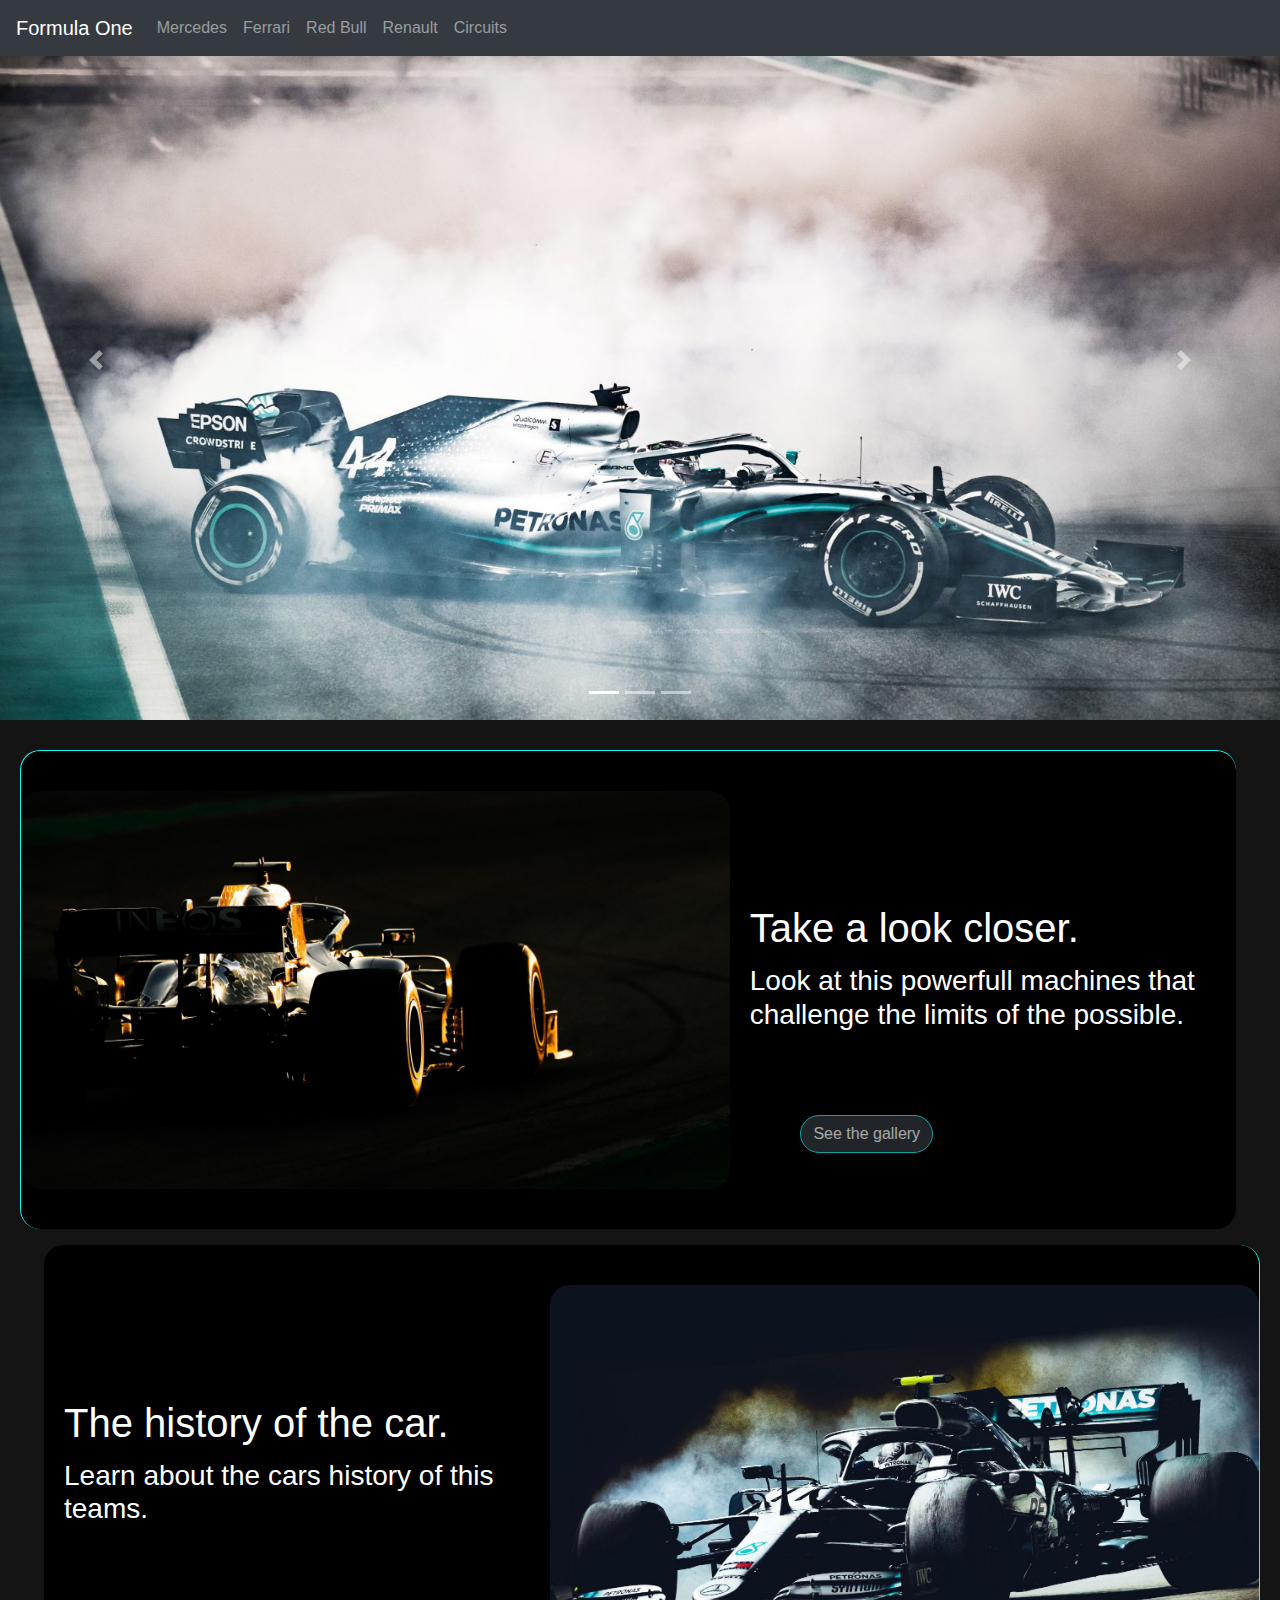
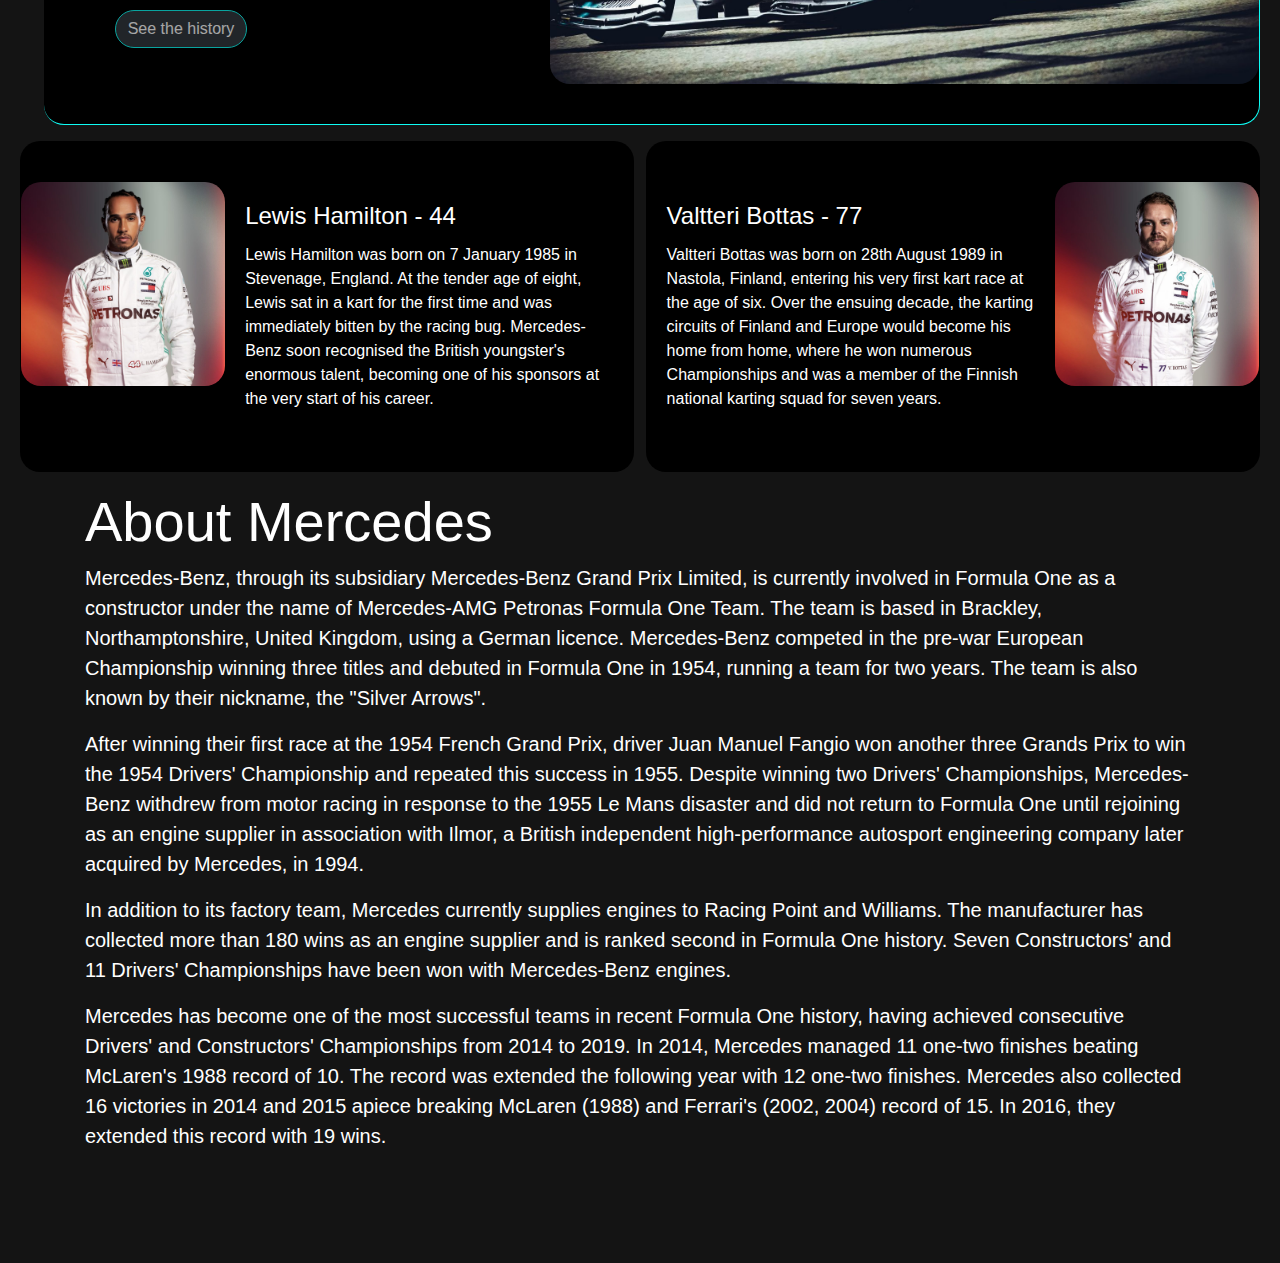
<file: Pages/mercedes.html>
<!doctype html>
<html lang="en">
  <head>
    <!-- Required meta tags -->
    <meta charset="utf-8">
    <meta name="viewport" content="width=device-width, initial-scale=1, shrink-to-fit=no">

    <!-- My CSS -->
    <link href="../CSS/style.css" type="text/css" rel="stylesheet">

    <!-- Bootstrap CSS -->
    <link rel="stylesheet" href="https://stackpath.bootstrapcdn.com/bootstrap/4.4.1/css/bootstrap.min.css" integrity="sha384-Vkoo8x4CGsO3+Hhxv8T/Q5PaXtkKtu6ug5TOeNV6gBiFeWPGFN9MuhOf23Q9Ifjh" crossorigin="anonymous">

    <title>Formula One</title>
  </head>

  <body id="mercedesBody">

    <!--Navigation Bar-->
    <nav class="navbar navbar-expand-lg navbar-dark bg-dark fixed-top">
      <a class="navbar-brand" href="../index.html">Formula One</a>
      <button class="navbar-toggler" type="button" data-toggle="collapse" data-target="#navbarNavAltMarkup" aria-controls="navbarNavAltMarkup" aria-expanded="false" aria-label="Toggle navigation">
        <span class="navbar-toggler-icon"></span>
      </button>

      <div class="collapse navbar-collapse" id="navbarNavAltMarkup">
        <div class="navbar-nav">
          <a class="nav-item nav-link" href="#">Mercedes</a>
          <a class="nav-item nav-link" href="./ferrari.html">Ferrari</a>
          <a class="nav-item nav-link" href="./redbull.html">Red Bull</a>
          <a class="nav-item nav-link" href="./renault.html">Renault</a>
          <a class="nav-item nav-link" href="./circuits.html">Circuits</a>
        </div>
      </div>

    </nav>

    <!--Images background-->
    <div id="carouselExampleIndicators" class="carousel slide" data-ride="carousel">
      <ol class="carousel-indicators">
        <li data-target="#carouselExampleIndicators" data-slide-to="0" class="active"></li>
        <li data-target="#carouselExampleIndicators" data-slide-to="1"></li>
        <li data-target="#carouselExampleIndicators" data-slide-to="2"></li>
      </ol>

      <div class="carousel-inner">
        <div class="carousel-item active">
          <img src="../Images/Mercedes/mercedesWall1.jpeg" class="d-block w-100" alt="Wallpaper Mercedes 1">
        </div>

        <div class="carousel-item">
          <img src="../Images/Mercedes/mercedesWall2.jpeg" class="d-block w-100" alt="Wallpaper Mercedes 2">
        </div>

        <div class="carousel-item">
          <img src="../Images/Mercedes/mercedesWall3.jpeg" class="d-block w-100" alt="Wallpaper Mercedes 3">
        </div>
      </div>

      <a class="carousel-control-prev" href="#carouselExampleIndicators" role="button" data-slide="prev">
        <span class="carousel-control-prev-icon" aria-hidden="true"></span>
        <span class="sr-only">Previous</span>
      </a>

      <a class="carousel-control-next" href="#carouselExampleIndicators" role="button" data-slide="next">
        <span class="carousel-control-next-icon" aria-hidden="true"></span>
        <span class="sr-only">Next</span>
      </a>
    </div>


    <!--See the Wallpapers-->
    <div class="card mb-3 cardTeamsWallpapers border-bottom-0 border-right-0" style="max-width: 95%; background-color: black; border-radius: 20px; border-color: rgba(15,252,244,1)">
      <div class="row no-gutters">

        <div class="col-md-7">
          <img src="../Images/Mercedes/mercedesGallery.jpeg" class="card-img" alt="..." style="border-radius: 20px;">
        </div>

        <div class="col-md-5">
          <div class="card-body">
            <h1 class="card-title titleCard">Take a look closer.</h1>
            <h3 class="card-text">Look at this powerfull machines that challenge the limits of the possible.</h3>

            <button type="button" class="btn btn-dark buttonCard" disabled style="border-radius: 20px; border-color: rgba(15,252,244,1)">See the gallery</button>
          </div>
        </div>

      </div>
    </div>

    <!--history of Car-->
    <div class="card mb-3 cardTeamsHistory border-top-0 border-left-0" style="max-width: 95%; background-color: black; border-radius: 20px; border-color: rgba(15,252,244,1)">
      <div class="row no-gutters">

        <div class="col-md-5">
          <div class="card-body">
            <h1 class="card-title titleCard">The history of the car.</h1>
            <h3 class="card-text">Learn about the cars history of this teams.</h3>

            <button type="button" class="btn btn-dark buttonCard" disabled style="border-radius: 20px; border-color: rgba(15,252,244,1)">See the history</button>
          </div>
        </div>

        <div class="col-md-7">
          <img src="../Images/Mercedes/mercedesHistory.jpeg" class="card-img" alt="..." style="border-radius: 20px">
        </div>

      </div>
    </div>

    <!--Drivers inforrmation-->
    <div class="driversInfo spacesBetweenDiv">
      <!--First image of the pilote-->
      <div class="card mb-3 driverLeft" style="max-width: 48%; background-color: black; border-radius: 20px;">
        <div class="row no-gutters">
          <div class="col-md-4">
            <img src="../Images/Mercedes/lewis.jpg" class="card-img" alt="..." style="border-radius: 20px">
          </div>

          <div class="col-md-8">
            <div class="card-body">

              <h4 class="card-title">Lewis Hamilton - 44</h4>
              <p class="card-text">Lewis Hamilton was born on 7 January 1985 in Stevenage, England. At the tender age of eight, Lewis sat in a kart for the first time and was immediately bitten by the racing bug. Mercedes-Benz soon recognised the British youngster's enormous talent, becoming one of his sponsors at the very start of his career.</p>
            </div>
          </div>

        </div>
      </div>

      <!--Second image of the pilote-->
      <div class="card mb-3 driverRight" style="max-width: 48%; background-color: black; border-radius: 20px;">
        <div class="row no-gutters">

          <div class="col-md-8">
            <div class="card-body">

              <h4 class="card-title">Valtteri Bottas - 77</h4>
              <p class="card-text">Valtteri Bottas was born on 28th August 1989 in Nastola, Finland, entering his very first kart race at the age of six. Over the ensuing decade, the karting circuits of Finland and Europe would become his home from home, where he won numerous Championships and was a member of the Finnish national karting squad for seven years.</p>
            </div>
          </div>

          <div class="col-md-4">
            <img src="../Images/Mercedes/bottas.jpg" class="card-img" alt="..." style="border-radius: 20px">
          </div>
    
        </div>
      </div>
    </div>

    <!--About Mercedes-->
    <div class="jumbotron jumbotron-fluid spacesBetweenDiv bg-transparent">
      <div class="container">

        <h1 class="display-4">About Mercedes</h1>
        <p class="lead">Mercedes-Benz, through its subsidiary <strong>Mercedes-Benz Grand Prix Limited</strong>, 
            is currently involved in Formula One as a constructor under the name of 
            <strong>Mercedes-AMG Petronas Formula One Team</strong>. The team is based in Brackley, 
            Northamptonshire, United Kingdom, using a German licence. Mercedes-Benz 
            competed in the pre-war European Championship winning three titles and debuted 
            in Formula One in <strong>1954</strong>, running a team for two years. The team is also known by 
            their nickname, the <strong>"Silver Arrows"</strong>.</p>

          <p class="lead">After winning their first race at the <strong>1954 French Grand Prix</strong>, 
            driver Juan Manuel Fangio won another three Grands Prix to win the 1954 Drivers' 
            Championship and repeated this success in 1955. Despite winning two Drivers' 
            Championships, Mercedes-Benz withdrew from motor racing in response to the 1955 
            Le Mans disaster and did not return to Formula One until rejoining as an engine 
            supplier in association with Ilmor, a British independent high-performance 
            autosport engineering company later acquired by Mercedes, in 1994.</p>

            <p class="lead">In addition to its factory team, Mercedes currently 
            supplies engines to <strong>Racing Point and Williams</strong>. The manufacturer has collected 
            more than 180 wins as an engine supplier and is ranked second in Formula One history. 
            Seven Constructors' and 11 Drivers' Championships have been won with Mercedes-Benz engines.</p>

            <p class="lead">Mercedes has become one of the most successful teams in 
            recent Formula One history, having achieved consecutive Drivers' and Constructors' 
            Championships from 2014 to 2019. In 2014, Mercedes managed 11 one-two finishes 
            beating McLaren's 1988 record of 10. The record was extended the following year 
            with 12 one-two finishes. Mercedes also collected 16 victories in 2014 and 2015 
            apiece breaking McLaren (1988) and Ferrari's (2002, 2004) record of 15. In 2016,
            they extended this record with <strong>19 wins</strong>.</p>
      </div>
    </div>


    <!-- Optional JavaScript -->
    <!-- jQuery first, then Popper.js, then Bootstrap JS -->
    <script src="https://code.jquery.com/jquery-3.4.1.slim.min.js" integrity="sha384-J6qa4849blE2+poT4WnyKhv5vZF5SrPo0iEjwBvKU7imGFAV0wwj1yYfoRSJoZ+n" crossorigin="anonymous"></script>
    <script src="https://cdn.jsdelivr.net/npm/popper.js@1.16.0/dist/umd/popper.min.js" integrity="sha384-Q6E9RHvbIyZFJoft+2mJbHaEWldlvI9IOYy5n3zV9zzTtmI3UksdQRVvoxMfooAo" crossorigin="anonymous"></script>
    <script src="https://stackpath.bootstrapcdn.com/bootstrap/4.4.1/js/bootstrap.min.js" integrity="sha384-wfSDF2E50Y2D1uUdj0O3uMBJnjuUD4Ih7YwaYd1iqfktj0Uod8GCExl3Og8ifwB6" crossorigin="anonymous"></script>
  </body>
</html>
</file>
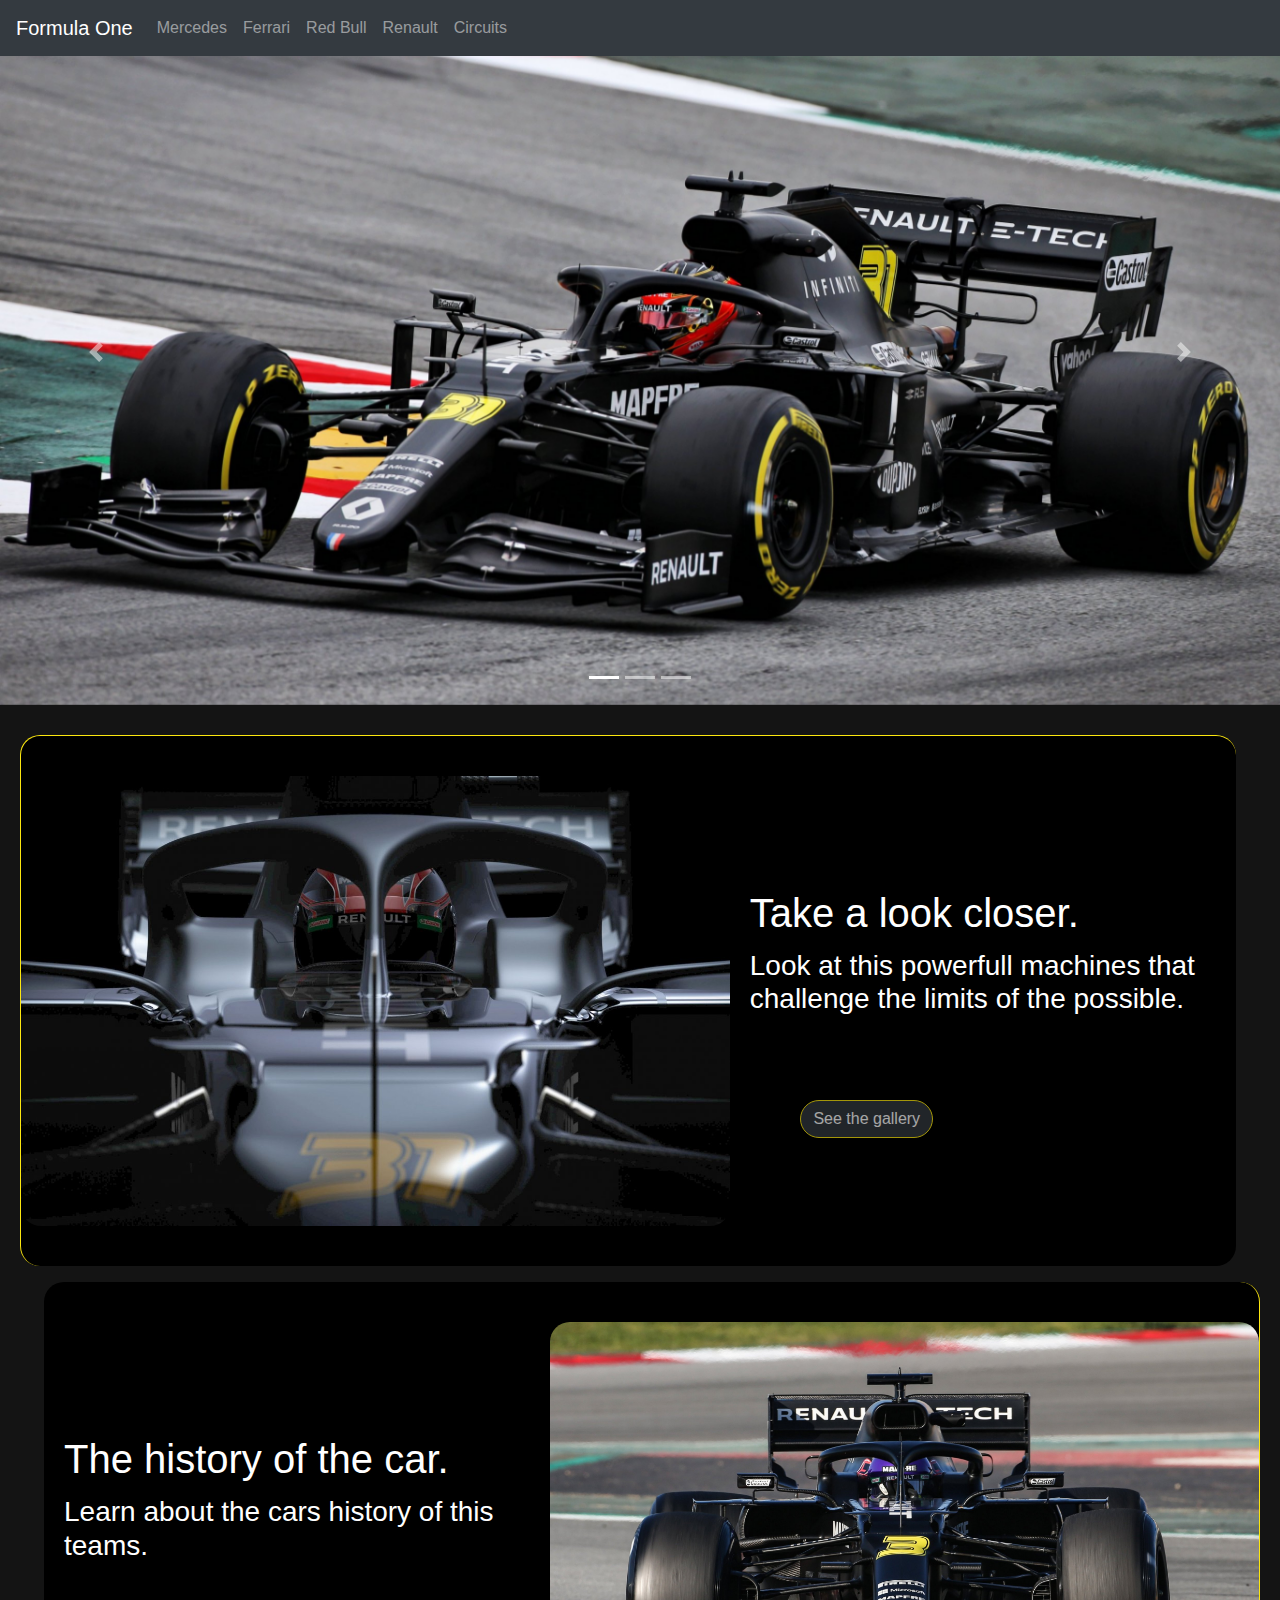
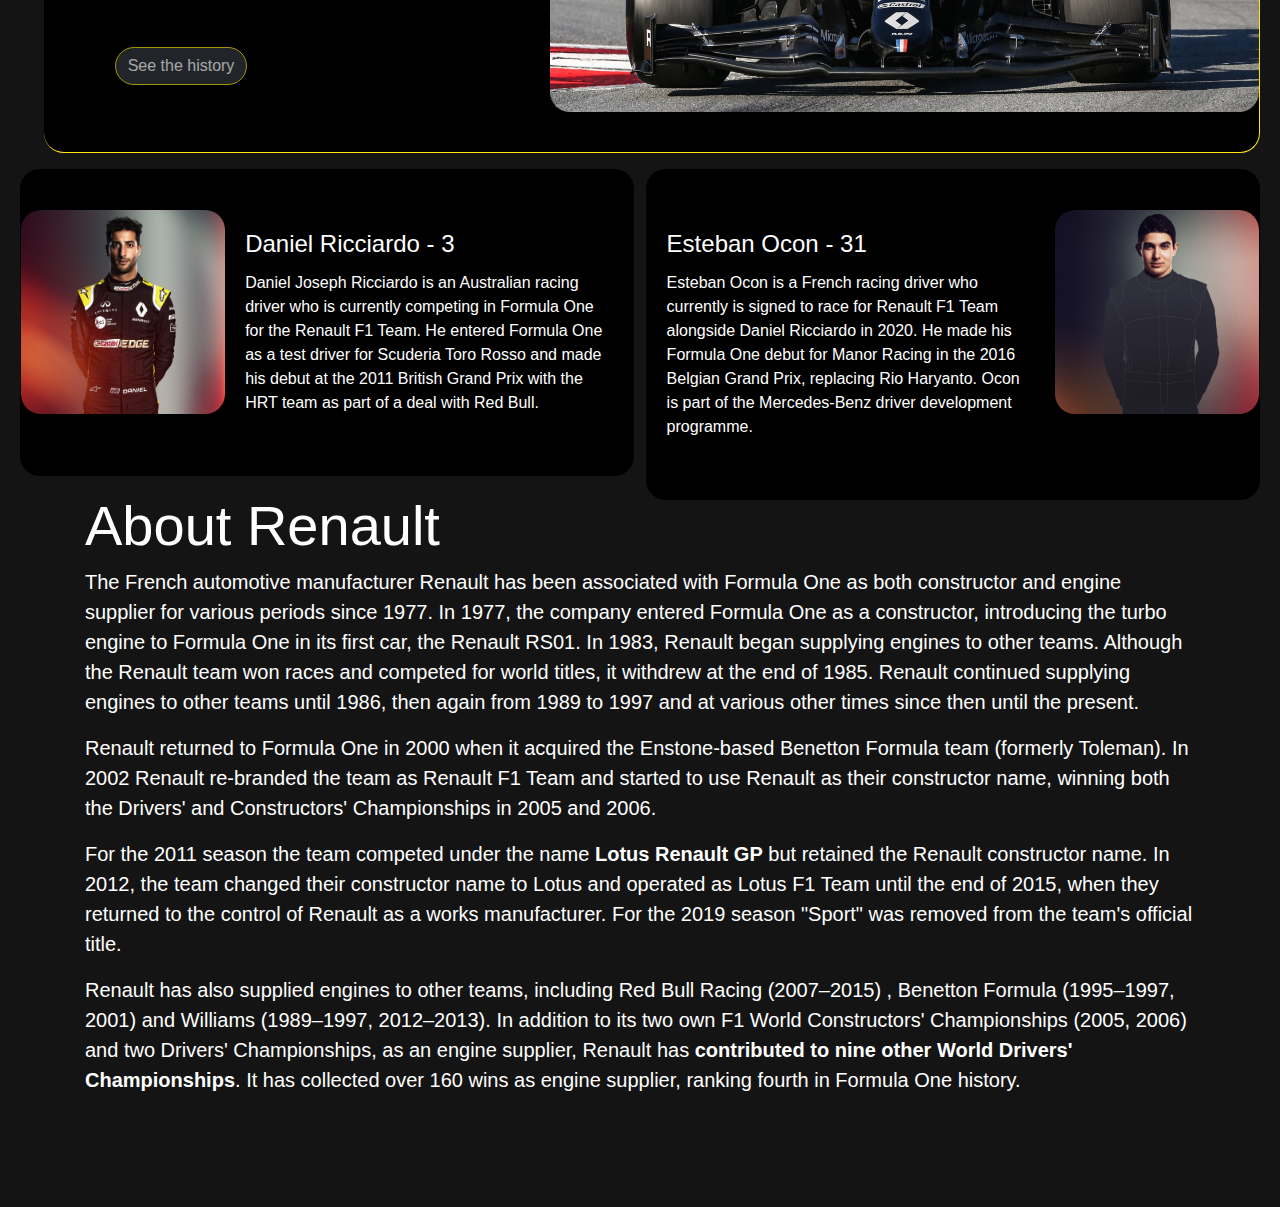
<file: Pages/renault.html>
<!doctype html>
<html lang="en">
  <head>
    <!-- Required meta tags -->
    <meta charset="utf-8">
    <meta name="viewport" content="width=device-width, initial-scale=1, shrink-to-fit=no">

    <!-- My CSS -->
    <link href="../CSS/style.css" type="text/css" rel="stylesheet">

    <!-- Bootstrap CSS -->
    <link rel="stylesheet" href="https://stackpath.bootstrapcdn.com/bootstrap/4.4.1/css/bootstrap.min.css" integrity="sha384-Vkoo8x4CGsO3+Hhxv8T/Q5PaXtkKtu6ug5TOeNV6gBiFeWPGFN9MuhOf23Q9Ifjh" crossorigin="anonymous">

    <title>Formula One</title>
  </head>

  <body id="renaultBody">

    <!--Navigation Bar-->
    <nav class="navbar navbar-expand-lg navbar-dark bg-dark fixed-top">
      <a class="navbar-brand" href="../index.html">Formula One</a>
      <button class="navbar-toggler" type="button" data-toggle="collapse" data-target="#navbarNavAltMarkup" aria-controls="navbarNavAltMarkup" aria-expanded="false" aria-label="Toggle navigation">
        <span class="navbar-toggler-icon"></span>
      </button>

      <div class="collapse navbar-collapse" id="navbarNavAltMarkup">
        <div class="navbar-nav">
          <a class="nav-item nav-link" href="./mercedes.html">Mercedes</a>
          <a class="nav-item nav-link" href="./ferrari.html">Ferrari</a>
          <a class="nav-item nav-link" href="./redbull.html">Red Bull</a>
          <a class="nav-item nav-link" href="#">Renault</a>
          <a class="nav-item nav-link" href="./circuits.html">Circuits</a>
        </div>
      </div>

    </nav>

    <!--Images background-->
    <div id="carouselExampleIndicators" class="carousel slide" data-ride="carousel">
      <ol class="carousel-indicators">
        <li data-target="#carouselExampleIndicators" data-slide-to="0" class="active"></li>
        <li data-target="#carouselExampleIndicators" data-slide-to="1"></li>
        <li data-target="#carouselExampleIndicators" data-slide-to="2"></li>
      </ol>

      <div class="carousel-inner">
        <div class="carousel-item active">
          <img src="../Images/Renault/renaultWall1.jpg" class="d-block w-100" alt="Wallpaper Mercedes 1">
        </div>

        <div class="carousel-item">
          <img src="../Images/Renault/renaultWall2.jpg" class="d-block w-100" alt="Wallpaper Mercedes 2">
        </div>

        <div class="carousel-item">
          <img src="../Images/Renault/renaultWall3.jpg" class="d-block w-100" alt="Wallpaper Mercedes 3">
        </div>
      </div>

      <a class="carousel-control-prev" href="#carouselExampleIndicators" role="button" data-slide="prev">
        <span class="carousel-control-prev-icon" aria-hidden="true"></span>
        <span class="sr-only">Previous</span>
      </a>

      <a class="carousel-control-next" href="#carouselExampleIndicators" role="button" data-slide="next">
        <span class="carousel-control-next-icon" aria-hidden="true"></span>
        <span class="sr-only">Next</span>
      </a>
    </div>


    <!--See the Wallpapers-->
    <div class="card mb-3 cardTeamsWallpapers border-right-0 border-bottom-0" style="max-width: 95%; background-color: black; border-radius: 20px; border-color: rgba(252,231,15,1)">
      <div class="row no-gutters">

        <div class="col-md-7">
          <img src="../Images/Renault/renaultGallery.jpg" class="card-img" alt="..." style="border-radius: 20px">
        </div>

        <div class="col-md-5">
          <div class="card-body">
            <h1 class="card-title titleCard">Take a look closer.</h1>
            <h3 class="card-text">Look at this powerfull machines that challenge the limits of the possible.</h3>

            <button type="button" class="btn btn-dark buttonCard" style="border-radius: 20px; border-color: rgba(252,231,15,1)" disabled>See the gallery</button>
          </div>
        </div>

      </div>
    </div>

    <!--history of Car-->
    <div class="card mb-3 cardTeamsHistory border-top-0 border-left-0" style="max-width: 95%; background-color: black; border-radius: 20px; border-color: rgba(252,231,15,1)">
      <div class="row no-gutters">

        <div class="col-md-5">
          <div class="card-body">
            <h1 class="card-title titleCard">The history of the car.</h1>
            <h3 class="card-text">Learn about the cars history of this teams.</h3>

            <button type="button" class="btn btn-dark buttonCard" disabled style="border-radius: 20px; border-color: rgba(252,231,15,1)">See the history</button>
          </div>
        </div>

        <div class="col-md-7">
          <img src="../Images/Renault/renaultHistory.jpg" class="card-img" alt="..." style="border-radius: 20px">
        </div>

      </div>
    </div>

    <!--Drivers inforrmation-->
    <div class="driversInfo spacesBetweenDiv">
      <!--First image of the pilote-->
      <div class="card mb-3 driverLeft" style="max-width: 48%; background-color: black; border-radius: 20px;">
        <div class="row no-gutters">
          <div class="col-md-4">
            <img src="../Images/Renault/daniel.jpg" class="card-img" alt="..." style="border-radius: 20px">
          </div>

          <div class="col-md-8">
            <div class="card-body">

              <h4 class="card-title">Daniel Ricciardo - 3</h4>
              <p class="card-text">Daniel Joseph Ricciardo is an Australian racing driver who is currently competing in Formula One for the Renault F1 Team. He entered Formula One as a test driver for Scuderia Toro Rosso and made his debut at the 2011 British Grand Prix with the HRT team as part of a deal with Red Bull.</p>
            </div>
          </div>

        </div>
      </div>

      <!--Second image of the pilote-->
      <div class="card mb-3 driverRight" style="max-width: 48%; background-color: black; border-radius: 20px;">
        <div class="row no-gutters">

          <div class="col-md-8">
            <div class="card-body">

              <h4 class="card-title">Esteban Ocon - 31</h4>
              <p class="card-text">Esteban Ocon is a French racing driver who currently is signed to race for Renault F1 Team alongside Daniel Ricciardo in 2020. He made his Formula One debut for Manor Racing in the 2016 Belgian Grand Prix, replacing Rio Haryanto. Ocon is part of the Mercedes-Benz driver development programme.</p>
            </div>
          </div>

          <div class="col-md-4">
            <img src="../Images/Renault/ocon.jpg" class="card-img" alt="..." style="border-radius: 20px">
          </div>
    
        </div>
      </div>
    </div>

    <!--About Mercedes-->
    <div class="jumbotron jumbotron-fluid spacesBetweenDiv bg-transparent">
      <div class="container">

        <h1 class="display-4">About Renault</h1>
        <p class="lead">The French automotive manufacturer Renault has been 
            associated with Formula One as both constructor and engine supplier for various 
            periods since 1977. In 1977, the company entered Formula One as a constructor, 
            <strong>introducing the turbo engine to Formula One</strong> in its first car, the Renault RS01. 
            In 1983, Renault began supplying engines to other teams. Although the Renault team 
            won races and competed for world titles, it withdrew at the end of 1985. Renault 
            continued supplying engines to other teams until 1986, then again from 1989 to 1997 
            and at various other times since then until the present.</p>

          <p class="lead">Renault returned to Formula One in <strong>2000</strong> when it acquired 
            the Enstone-based Benetton Formula team (formerly Toleman). In 2002 Renault 
            re-branded the team as Renault F1 Team and started to use Renault as their 
            constructor name, winning both the Drivers' and Constructors' Championships in 2005 and 2006.</p>

            <p class="lead"><strong>For the 2011 season the team competed under the name <strong>Lotus 
            Renault GP</strong> but retained the Renault constructor name. In 2012, the team changed 
            their constructor name to Lotus and operated as Lotus F1 Team until the end of 2015,
             when they returned to the control of Renault as a works manufacturer. For the 2019 
             season "Sport" was removed from the team's official title.</p>

             <p class="lead"><strong>Renault has also supplied engines to other teams, 
            including Red Bull Racing (2007–2015) , Benetton Formula (1995–1997, 2001) 
            and Williams (1989–1997, 2012–2013). In addition to its two own F1 World Constructors' 
            Championships (2005, 2006) and two Drivers' Championships, as an engine supplier, 
            Renault has <strong>contributed to nine other World Drivers' Championships</strong>. It has collected 
            over 160 wins as engine supplier, ranking fourth in Formula One history.</p>
      </div>
    </div>


    <!-- Optional JavaScript -->
    <!-- jQuery first, then Popper.js, then Bootstrap JS -->
    <script src="https://code.jquery.com/jquery-3.4.1.slim.min.js" integrity="sha384-J6qa4849blE2+poT4WnyKhv5vZF5SrPo0iEjwBvKU7imGFAV0wwj1yYfoRSJoZ+n" crossorigin="anonymous"></script>
    <script src="https://cdn.jsdelivr.net/npm/popper.js@1.16.0/dist/umd/popper.min.js" integrity="sha384-Q6E9RHvbIyZFJoft+2mJbHaEWldlvI9IOYy5n3zV9zzTtmI3UksdQRVvoxMfooAo" crossorigin="anonymous"></script>
    <script src="https://stackpath.bootstrapcdn.com/bootstrap/4.4.1/js/bootstrap.min.js" integrity="sha384-wfSDF2E50Y2D1uUdj0O3uMBJnjuUD4Ih7YwaYd1iqfktj0Uod8GCExl3Og8ifwB6" crossorigin="anonymous"></script>
  </body>
</html>
</file>
<file: CSS/style.css>
/*CSS for the Home Page*/

#homePage {
	background-color: rgba(20, 20, 20, 1);
	color: white;
}

.spaces {
	padding-top: 20px;
	padding-bottom: 20px;
}

.images {
	max-height: 700px;
	border-radius: 20px;
}

/*Global classes*/

.driverLeft {
	float: left;
	margin-left: 20px;
	padding-top: 40px;

	margin-bottom: 40px;
	padding-bottom: 40px;
}

.driverRight {
	float: right;
	margin-right: 20px;
	padding-top: 40px;

	margin-bottom: 40px;
	padding-bottom: 40px;
}

.spacesBetweenDiv {
	margin-top: 30px;
}

.titleCard {
	padding-top: 20%;
}

.buttonCard {
	position: absolute;
	margin-left: 10%;
	margin-top: 15%;
}

.cardTeamsWallpapers {
	position: relative;
	float: left;
	margin-left: 20px;
	margin-top: 30px;
	padding-top: 40px;
	padding-bottom: 40px;
}

.cardTeamsHistory {
	position: relative;
	float: right;
	margin-right: 20px;
	padding-bottom: 40px;
	padding-top: 40px;
}

#mercedesBody {
    background-color: rgb(20,20,20);
	color: white;
}

#ferrariBody {
	background-color: rgb(20,20,20);
	color: white;
}

#redbullBody {
	background-color: rgb(20,20,20);
	color: white;
}

#renaultBody {
	background-color: rgb(20,20,20);
	color: white;
}

.imageCircuit {
	height: 80%;
	width: 80%;
}

.textCircuit {
	position: relative;
	text-align: center;
	padding-top: 30px;
}

.titleCardCircuit {
	color: white;
}

#circuitHome {
}

.left {
	float: left;
}

.right {
	float: right;
}


.testImage {
	background-repeat: no-repeat;
	background-size: cover;
	background-attachment: fixed;
	background-position: center;
}
</file>
